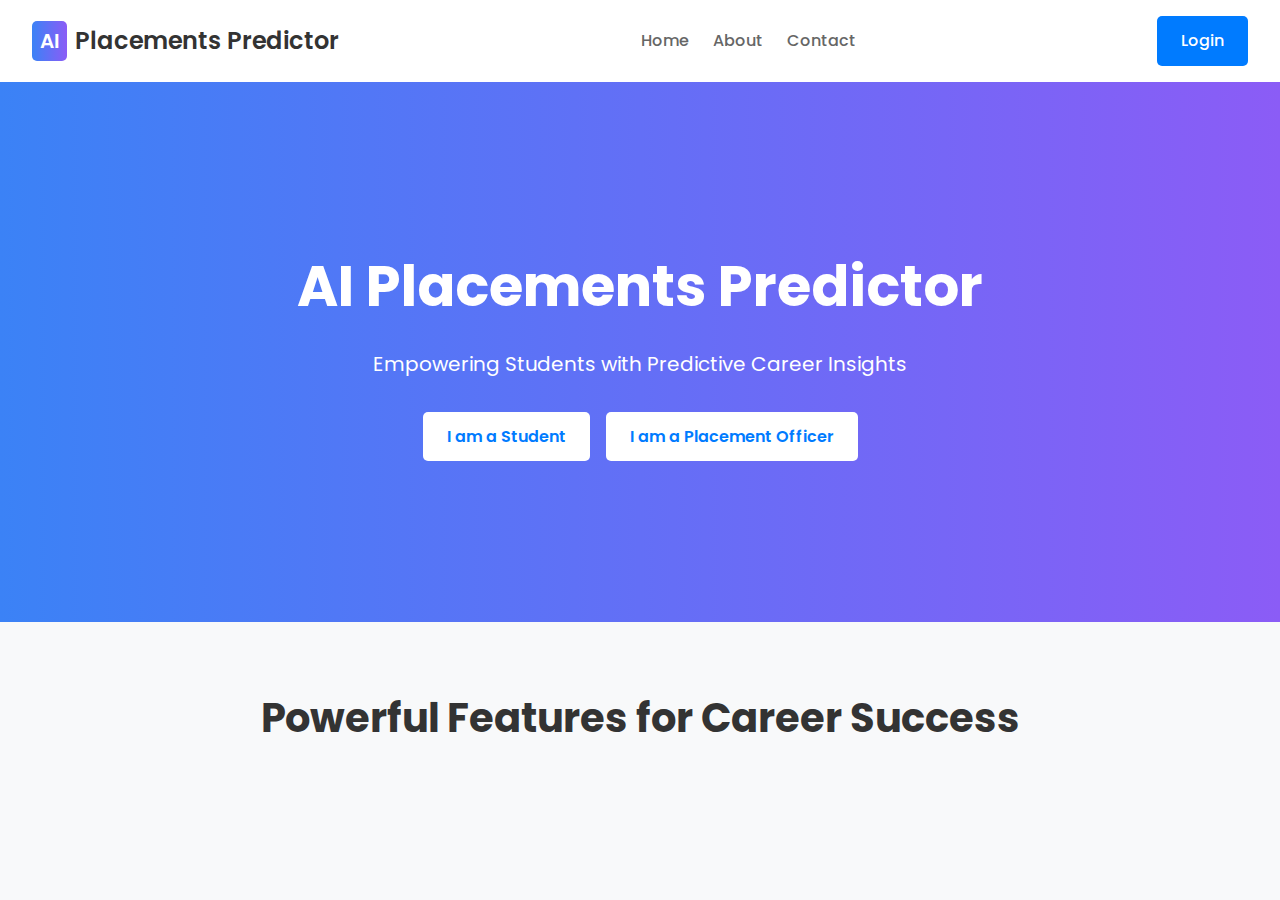
<file: index.html>
<!DOCTYPE html>
<html lang="en">
<head>
    <meta charset="UTF-8">
    <meta name="viewport" content="width=device-width, initial-scale=1.0">
    <title>AI Placements Predictor</title>
    <link rel="stylesheet" href="style.css">
</head>
<body>

    <nav class="navbar">
        <div class="logo">
            <span>AI</span> Placements Predictor
        </div>
        <ul class="nav-links">
            <li><a href="#">Home</a></li>
            <li><a href="#">About</a></li>
            <li><a href="#">Contact</a></li>
        </ul>
        <a href="login.html" class="btn">Login</a>
    </nav>

    <header class="hero">
        <h1>AI Placements Predictor</h1>
        <p>Empowering Students with Predictive Career Insights</p>
        <div class="cta-buttons">
            <a href="register.html?role=student" class="btn">I am a Student</a>
            <a href="register.html?role=officer" class="btn">I am a Placement Officer</a>
        </div>
    </header>

    <section class="features">
        <div class="container">
            <h2>Powerful Features for Career Success</h2>
            </div>
    </section>

</body>
</html>
</file>
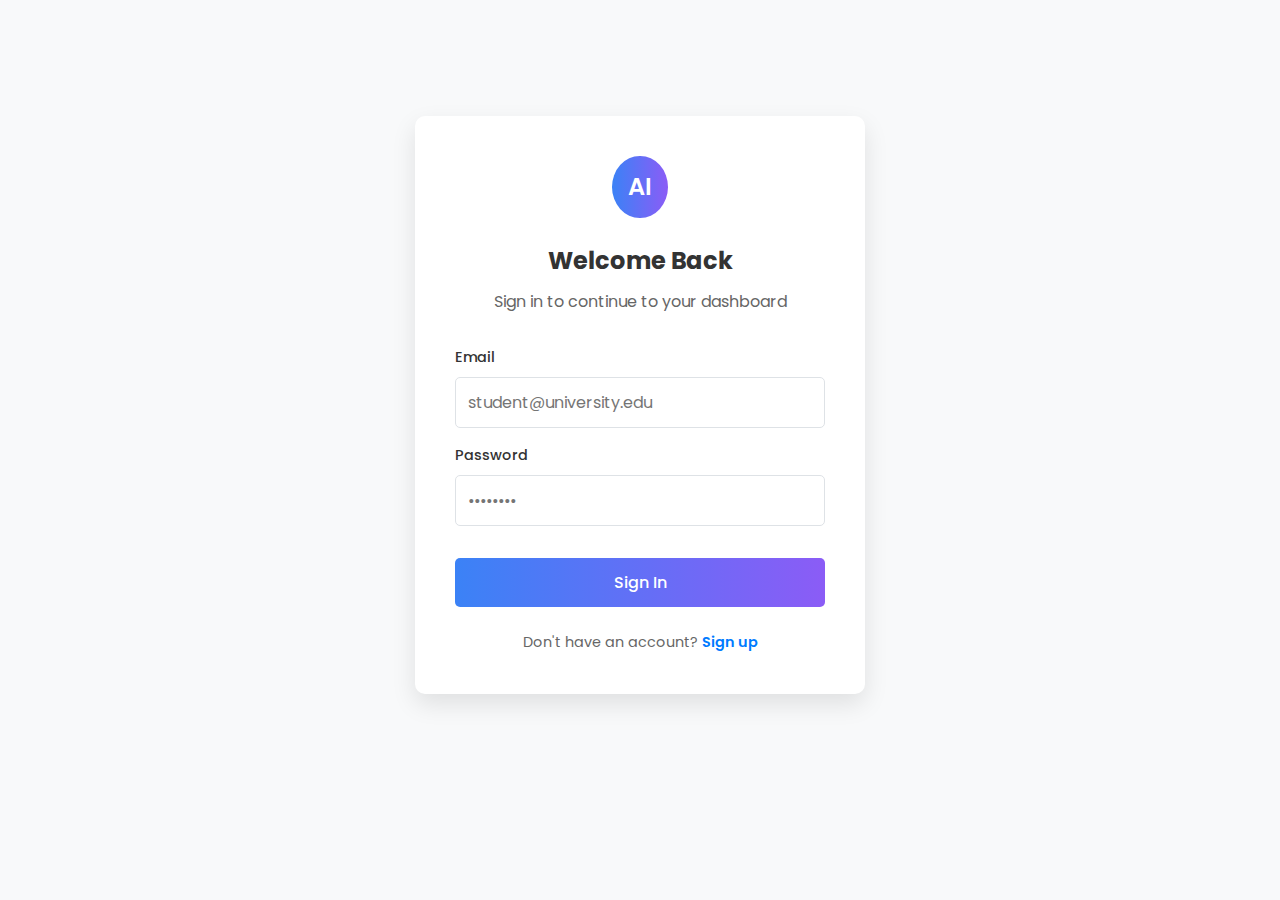
<file: conversation.html>
<!-- <!DOCTYPE html>
<html lang="en">
<head>
<meta charset="UTF-8" />
<title>AI Support</title>
<style>
  body { font-family: Arial, sans-serif; background: #f4f6fa; margin: 0; padding: 0; }
  .container { max-width: 450px; margin: 40px auto; background: #fff; padding: 24px; border-radius: 12px; box-shadow: 0 0 12px rgba(0,0,0,0.09);}
  h2 { text-align: center; margin-bottom: 18px; }
  .chat-box { min-height: 300px; border: 1px solid #dee2e6; background: #fafbfc; padding: 16px; border-radius: 8px; margin-bottom: 16px; overflow-y: auto; }
  .chat-message { margin-bottom: 14px; }
  .user { color: #005ce6; }
  .bot { color: #181818; white-space: pre-line; }
  form { display: flex; }
  input[type="text"] {
    flex: 1; padding: 10px; border-radius: 6px; border: 1px solid #bbb; font-size: 16px;
  }
  button {
    padding: 10px 16px; margin-left: 10px; border-radius: 6px; border: none; background: #005ce6; color: white; cursor: pointer; font-size: 16px;
  }
  button:hover { background: #0040b3; }
</style>
</head>
<body>
  <div class="container">
    <h2>AI Support</h2>
    <div class="chat-box" id="chatBox"></div>
    <form id="chatForm">
      <input type="text" id="userInput" autocomplete="off" placeholder="Ask me anything..." required />
      <button type="submit">Send</button>
    </form>
  </div>

  <script>
    // Each question stored with required keywords for matching and answer text.
    // The bot returns the answer whose keywords all appear in the user input (order doesn't matter).
    const qaPairs = [
      {
        keywords: ['mistakes', 'test', 'todays'],
        answer: `You made a few mistakes by rushing through the multiple-choice section, which caused careless errors on questions 5 and 8. Additionally, you skipped completing two short-answer questions, possibly due to time pressure.`
      },
      {
        keywords: ['improve', 'how', 'can'],
        answer: `To improve, make sure to read each question carefully before answering. Manage your time effectively, ticking off questions based on the points they carry. Practice solving similar problems under timed conditions and review your incorrect answers to understand where you went wrong.`
      },
      {
        keywords: ['study', 'today', 'should', 'what'],
        answer: `Focus on the topics you found challenging in the test today. For example, revise algebraic expressions and geometric formulas, and work through exercises related to these areas to reinforce your understanding.`
      },
      {
        keywords: ['roadmap', 'best', 'follow'],
        answer: `Follow a step-by-step learning roadmap:\n - Week 1: Build strong basics in algebra and geometry concepts.\n - Week 2: Practice problem-solving with timed quizzes to improve speed and accuracy.\n - Week 3: Analyze past mistakes from tests to identify weak spots.\n - Week 4: Take full-length mock tests, review errors, and revise difficult topics.`
      },
      {
        keywords: ['resources', 'best', 'roadmap'],
        answer: `Use Khan Academy for foundational lessons, Paul's Online Math Notes for detailed explanations and exercises, and YouTube channels like Math Antics or Crash Course for simplified video tutorials.`
      },
      {
        keywords: ['communication', 'improve', 'skills', 'how'],
        answer: `Join English speaking clubs or online conversation groups to practice regularly. Read aloud daily and record yourself to identify areas for improvement. Engage in conversations with friends or mentors in English to build confidence and fluency.`
      }
    ];

    const chatBox = document.getElementById('chatBox');
    const chatForm = document.getElementById('chatForm');
    const userInput = document.getElementById('userInput');

    // Utility to check if all keywords are in text
    function containsAllKeywords(text, keywords) {
      text = text.toLowerCase();
      return keywords.every(k => text.includes(k));
    }

    function botRespond(message) {
      for (const {keywords, answer} of qaPairs) {
        if (containsAllKeywords(message, keywords)) {
          return answer;
        }
      }
      return "Sorry, I don't have an answer for that. Please try asking something else related to your learning or tests.";
    }

    function appendMessage(sender, text) {
      const div = document.createElement('div');
      div.classList.add('chat-message');
      div.classList.add(sender === 'user' ? 'user' : 'bot');
      div.innerHTML = `<strong>${sender === 'user' ? 'You' : 'Bot'}:</strong> ${text}`;
      chatBox.appendChild(div);
      chatBox.scrollTop = chatBox.scrollHeight;
    }

    chatForm.addEventListener('submit', e => {
      e.preventDefault();
      const userText = userInput.value.trim();
      if (!userText) return;

      appendMessage('user', userText);
      userInput.value = '';

      setTimeout(() => {
        const botText = botRespond(userText);
        appendMessage('bot', botText);
      }, 600);
    });
  </script>
</body>
</html> -->


<!DOCTYPE html>
<html lang="en">
<head>
    <meta charset="UTF-8" />
    <title>AI Support - AI Placements Predictor</title>
    <link rel="stylesheet" href="style.css">
    <link href="https://cdnjs.cloudflare.com/ajax/libs/font-awesome/6.0.0-beta3/css/all.min.css" rel="stylesheet">
    <style>
        /* Styles for the chat page */
        .chat-container {
            display: flex;
            flex-direction: column;
            height: calc(100vh - 105px); /* Full height minus navbar and padding */
            max-width: 800px;
            margin: 0 auto;
            background: #fff;
            box-shadow: var(--shadow);
            border-radius: 10px;
        }
        .chat-box { 
            flex-grow: 1;
            border-bottom: 1px solid var(--border-color);
            background: #fafbfc; 
            padding: 16px; 
            border-top-left-radius: 10px;
            border-top-right-radius: 10px;
            overflow-y: auto; 
        }
        .chat-message { 
            margin-bottom: 14px; 
            display: flex;
            max-width: 80%;
        }
        .chat-message .message-content {
            padding: 10px 14px;
            border-radius: 18px;
            white-space: pre-line;
            line-height: 1.5;
        }
        .user { 
            margin-left: auto; /* Aligns user messages to the right */
        }
        .user .message-content {
            background-color: var(--primary-color);
            color: var(--white);
            border-bottom-right-radius: 4px;
        }
        .bot {
            margin-right: auto; /* Aligns bot messages to the left */
        }
        .bot .message-content {
            background-color: var(--light-bg);
            border: 1px solid var(--border-color);
            color: var(--text-color);
            border-bottom-left-radius: 4px;
        }
        .chat-message strong {
            display: block;
            margin-bottom: 4px;
            font-size: 0.8rem;
            color: #888;
        }
        .user strong {
            display: none; /* Hide "You" label */
        }
        
        #chatForm { 
            display: flex; 
            padding: 1rem;
            border-top: 1px solid var(--border-color);
        }
        #userInput {
            flex: 1; 
            padding: 10px; 
            border-radius: 6px; 
            border: 1px solid #bbb; 
            font-size: 16px;
        }
        #chatForm button {
            padding: 10px 16px; 
            margin-left: 10px; 
            border-radius: 6px; 
            border: none; 
            background: var(--primary-color); 
            color: white; 
            cursor: pointer; 
            font-size: 16px;
        }
        #chatForm button:hover { 
            background: var(--primary-hover); 
        }
        #chatForm button:disabled {
            background: #ccc;
        }
    </style>
</head>
<body>
    <nav class="navbar">
        <div class="logo">
            <span>AI</span> Placements Predictor
        </div>
        <ul class="nav-links">
            <li><a href="index.html">Home</a></li>
        </ul>
        <div>
            <span id="welcome-email" style="margin-right: 1rem;">Welcome!</span>
            <a href="#" id="logout-btn" class="btn">Logout</a>
        </div>
    </nav>

    <div class="dashboard-layout">
        <aside class="sidebar">
            <ul class="nav-links">
                <li><a href="dashboard.html"><i class="fas fa-user-circle"></i>Profile</a></li>
                <li><a href="profile.html"><i class="fas fa-file-arrow-up"></i>Resume Upload</a></li>
                <li><a href="soft-skills.html"><i class="fas fa-comment"></i>Soft Skills</a></li>
                <li><a href="results.html"><i class="fas fa-poll"></i>Results & Roadmap</a></li>
                <li><a href="test.html"><i class="fas fa-vial"></i>Technical Test</a></li>
                <li><a href="conversation.html" class="active"><i class="fas fa-brain"></i>AI Support</a></li>
            </ul>
        </aside>

        <main class="main-content">
            <div class="chat-container">
                <div class="chat-box" id="chatBox">
                    <div class="chat-message bot">
                        <div class="message-content">
                            <strong>Bot:</strong> Hello! I'm your AI Placement Assistant. You can ask me questions about your profile or general career advice.
                        </div>
                    </div>
                </div>
                <form id="chatForm">
                    <input type="text" id="userInput" autocomplete="off" placeholder="Ask me anything..." required />
                    <button type="submit" id="send-btn">Send</button>
                </form>
            </div>
        </main>
    </div>

    <script>
        // --- NEW: Live Chatbot Logic ---
        const chatBox = document.getElementById('chatBox');
        const chatForm = document.getElementById('chatForm');
        const userInput = document.getElementById('userInput');
        const sendBtn = document.getElementById('send-btn');
        const token = localStorage.getItem('accessToken');

        // This will store our conversation history
        let chatHistory = [];

        // --- 1. Check Login & Handle Logout ---
        if (!token) {
            alert('You must be logged in to use this feature.');
            window.location.href = 'login.html';
        }
        
        document.getElementById('logout-btn').addEventListener('click', (e) => {
            e.preventDefault();
            localStorage.clear(); // Clear everything on logout
            alert('You have been logged out.');
            window.location.href = 'login.html';
        });

        // --- 2. Add message to the chat UI ---
        function appendMessage(sender, text) {
            const div = document.createElement('div');
            div.classList.add('chat-message');
            div.classList.add(sender); // 'user' or 'bot'

            const contentDiv = document.createElement('div');
            contentDiv.classList.add('message-content');
            
            if(sender === 'bot') {
                const strong = document.createElement('strong');
                strong.textContent = 'Bot:';
                contentDiv.appendChild(strong);
            }
            
            contentDiv.appendChild(document.createTextNode(text)); // Use createTextNode to prevent HTML injection
            div.appendChild(contentDiv);
            
            chatBox.appendChild(div);
            chatBox.scrollTop = chatBox.scrollHeight;
        }

        // --- 3. Handle Form Submission ---
        chatForm.addEventListener('submit', async (e) => {
            e.preventDefault();
            const userText = userInput.value.trim();
            if (!userText) return;

            // 1. Add user message to UI and history
            appendMessage('user', userText);
            chatHistory.push({ role: "user", content: userText });
            userInput.value = '';
            sendBtn.disabled = true;

            // 2. Add a typing indicator
            appendMessage('bot', 'Typing...');
            
            try {
                // 3. Call the backend API
                const response = await fetch('http://127.0.0.1:8000/chat/ask', {
                    method: 'POST',
                    headers: {
                        'Content-Type': 'application/json',
                        'Authorization': `Bearer ${token}`
                    },
                    body: JSON.stringify({
                        message: userText,
                        history: chatHistory.slice(0, -1) // Send history *before* new message
                    })
                });

                // Remove the "Typing..." message
                chatBox.removeChild(chatBox.lastChild);

                if (!response.ok) {
                    const err = await response.json();
                    throw new Error(err.detail || 'An error occurred in the chat API.');
                }

                const data = await response.json();
                const botText = data.response;

                // 4. Add bot response to UI and history
                appendMessage('bot', botText);
                chatHistory.push({ role: "assistant", content: botText });

            } catch (error) {
                console.error("Chat error:", error);
                appendMessage('bot', `Sorry, an error occurred: ${error.message}`);
            } finally {
                sendBtn.disabled = false;
                userInput.focus();
            }
        });
    </script>
</body>
</html>
</file>
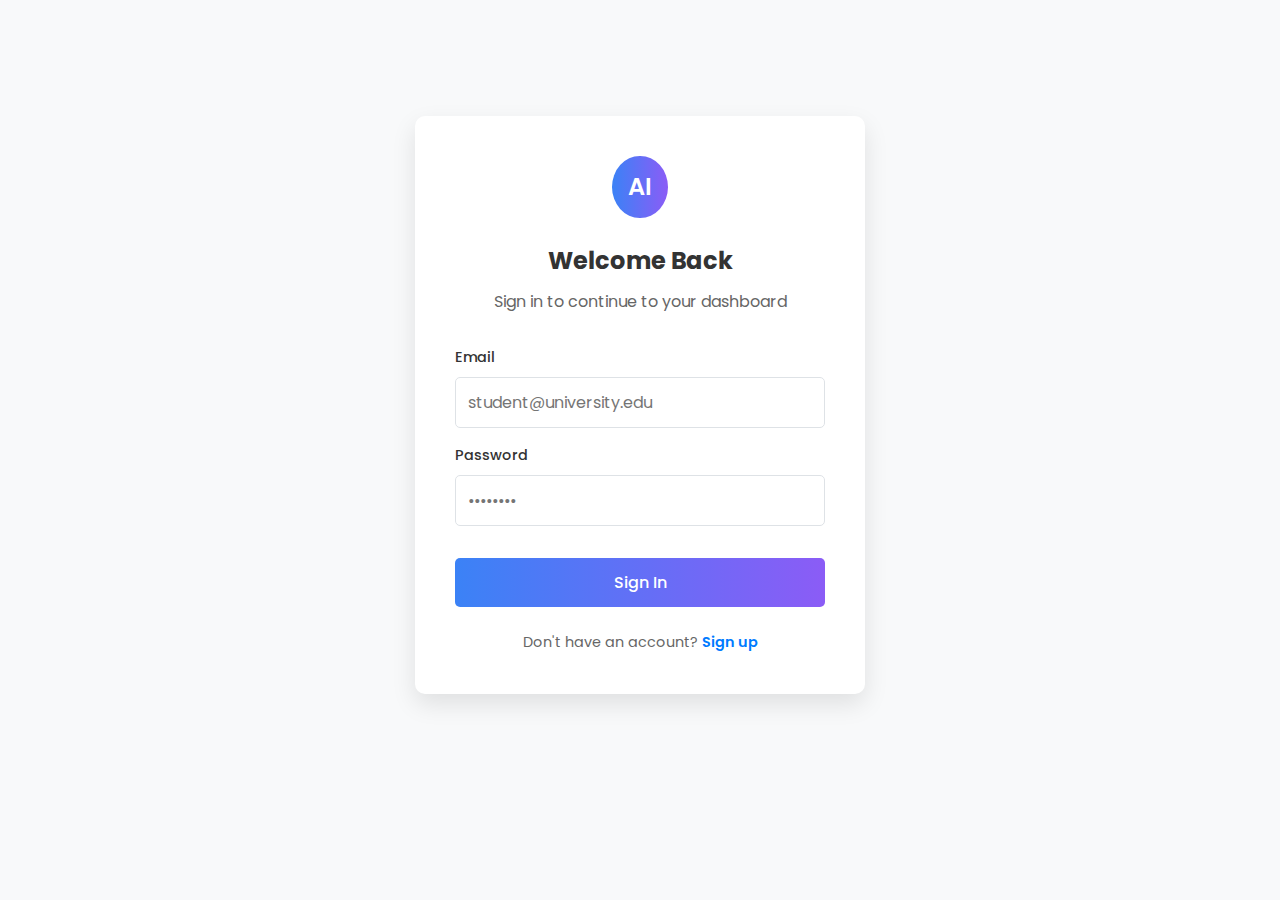
<file: dashboard.html>
<!DOCTYPE html>
<html lang="en">
<head>
    <meta charset="UTF-8">
    <meta name="viewport" content="width=device-width, initial-scale=1.0">
    <title>Dashboard - AI Placements Predictor</title>
    <link rel="stylesheet" href="style.css">
    <link href="https://cdnjs.cloudflare.com/ajax/libs/font-awesome/6.0.0-beta3/css/all.min.css" rel="stylesheet">
</head>
<body>

    <nav class="navbar">
        <div class="logo">
            <span>AI</span> Placements Predictor
        </div>
        <ul class="nav-links">
            <li><a href="index.html">Home</a></li>
        </ul>
        <div>
            <span id="welcome-user" style="margin-right: 1rem;">Welcome!</span>
            <a href="#" id="logout-btn" class="btn">Logout</a>
        </div>
    </nav>

    <div class="dashboard-layout">
        <aside class="sidebar">
            <ul class="nav-links">
                <li><a href="dashboard.html" class="active">Profile</a></li>
                <li><a href="profile.html">Resume Upload</a></li>
                <li><a href="soft-skills.html">Soft Skills</a></li>
                <li><a href="results.html">Results & Roadmap</a></li>
                <li><a href="test.html">Technical Test</a></li>
                <li><a href="conversation.html"><i class="fas fa-brain"></i>AI Support</a></li>
            </ul>
        </aside>

        <main class="main-content">
            <div class="welcome-banner">
                <h2 id="welcome-banner-name">Welcome back! 👋</h2>
                <p>Let's continue building your career profile and unlock your potential.</p>
            </div>

            <div class="profile-summary-card">
                <h3><i class="fas fa-user-circle"></i> Your Profile</h3>
                <div class="user-info">
                    <strong>Email:</strong> <span id="user-email-display">Loading...</span>
                </div>
                
                <hr>

                <h3><i class="fas fa-bullseye"></i> Top Job Role Predictions</h3>
                <div id="predictions-container">
                    </div>
            </div>

            <div class="profile-completion-card">
                <h3>Profile Completion</h3>
                <p>Complete all steps to get accurate predictions</p>
                <div class="step">
                    <div class="step-info">
                        <span class="step-icon"><i class="fas fa-check"></i></span>
                        <span class="step-name">Account Created</span>
                    </div>
                    <span class="step-status completed">Completed</span>
                </div>
                <div class="step">
                    <div class="step-info">
                        <span class="step-icon"><i class="fas fa-file-arrow-up"></i></span>
                        <span class="step-name">Resume Upload</span>
                    </div>
                    <span id="resume-status" class="step-status pending">Pending</span>
                </div>
                <div class="step">
                    <div class="step-info">
                        <span class="step-icon"><i class="fas fa-comment"></i></span>
                        <span class="step-name">Communication Test</span>
                    </div>
                    <span class="step-status pending">Pending</span>
                </div>
            </div>

            <div class="card-container">
                <div class="info-card">
                    <div class="icon"><i class="fas fa-file-arrow-up"></i></div>
                    <h4>Upload Resume</h4>
                    <p>Start by uploading your resume or entering details manually.</p>
                    <a href="profile.html">Get Started &rarr;</a>
                </div>
                <div class="info-card">
                    <div class="icon"><i class="fas fa-comment"></i></div>
                    <h4>Communication Test</h4>
                    <p>Test your soft skills and communication abilities.</p>
                    <a href="soft-skills.html">Get Started &rarr;</a>
                </div>
            </div>
        </main>
    </div>

    <script>
        // --- Helper Function ---
        function getRedirectPath(targetFile) {
            const currentPath = window.location.pathname;
            const dirPath = currentPath.substring(0, currentPath.lastIndexOf('/'));
            return dirPath + '/' + targetFile;
        }
        
        // --- NEW: Helper to parse JWT token ---
        function parseJwt(token) {
            try {
                const base64Url = token.split('.')[1];
                const base64 = base64Url.replace(/-/g, '+').replace(/_/g, '/');
                const jsonPayload = decodeURIComponent(atob(base64).split('').map(function(c) {
                    return '%' + ('00' + c.charCodeAt(0).toString(16)).slice(-2);
                }).join(''));
                return JSON.parse(jsonPayload);
            } catch (e) {
                return null; // Invalid token
            }
        }

        // --- 1. Check Login & Handle Logout ---
        const token = localStorage.getItem('accessToken');
        if (!token) {
            alert('You must be logged in to view this page.');
            window.location.href = getRedirectPath('login.html');
        }
        
        document.getElementById('logout-btn').addEventListener('click', (e) => {
            e.preventDefault();
            localStorage.removeItem('accessToken');
            alert('You have been logged out.');
            window.location.href = getRedirectPath('login.html');
        });

        // --- 2. Load Profile Data ---
        document.addEventListener('DOMContentLoaded', () => {
            const predictionsContainer = document.getElementById('predictions-container');
            const predictionsString = localStorage.getItem('jobRecommendations');
            const tokenData = parseJwt(token);

            // Set Welcome Message and Email
            if (tokenData && tokenData.sub) {
                document.getElementById('welcome-user').textContent = `Welcome, ${tokenData.sub.split('@')[0]}!`;
                document.getElementById('welcome-banner-name').textContent = `Welcome back, ${tokenData.sub.split('@')[0]}! 👋`;
                document.getElementById('user-email-display').textContent = tokenData.sub;
            }
            
            // Load Job Predictions
            if (!predictionsString) {
                predictionsContainer.innerHTML = '<p style="color: #666; font-size: 0.9rem;">No predictions found. <a href="profile.html">Upload your resume</a> to get started.</p>';
            } else {
                try {
                    const predictions = JSON.parse(predictionsString);
                    if (predictions.length === 0) {
                         predictionsContainer.innerHTML = '<p>Could not determine job roles from your resume.</p>';
                         return;
                    }

                    // Update resume status
                    document.getElementById('resume-status').textContent = 'Completed';
                    document.getElementById('resume-status').classList.remove('pending');
                    document.getElementById('resume-status').classList.add('completed');

                    predictions.sort((a, b) => b.match_score - a.match_score);

                    predictions.forEach(role => {
                        const roleElement = document.createElement('div');
                        roleElement.classList.add('role-item'); // We can reuse this style
                        roleElement.innerHTML = `
                            <span class="role-name">${role.job_profile}</span>
                            <span class="role-percentile">${(role.match_score * 100).toFixed(0)}%</span>
                        `;
                        predictionsContainer.appendChild(roleElement);
                    });
                } catch (error) {
                    console.error('Error parsing predictions:', error);
                    predictionsContainer.innerHTML = '<p>An error occurred while loading your results.</p>';
                }
            }
        });
    </script>
</body>
</html>
</file>
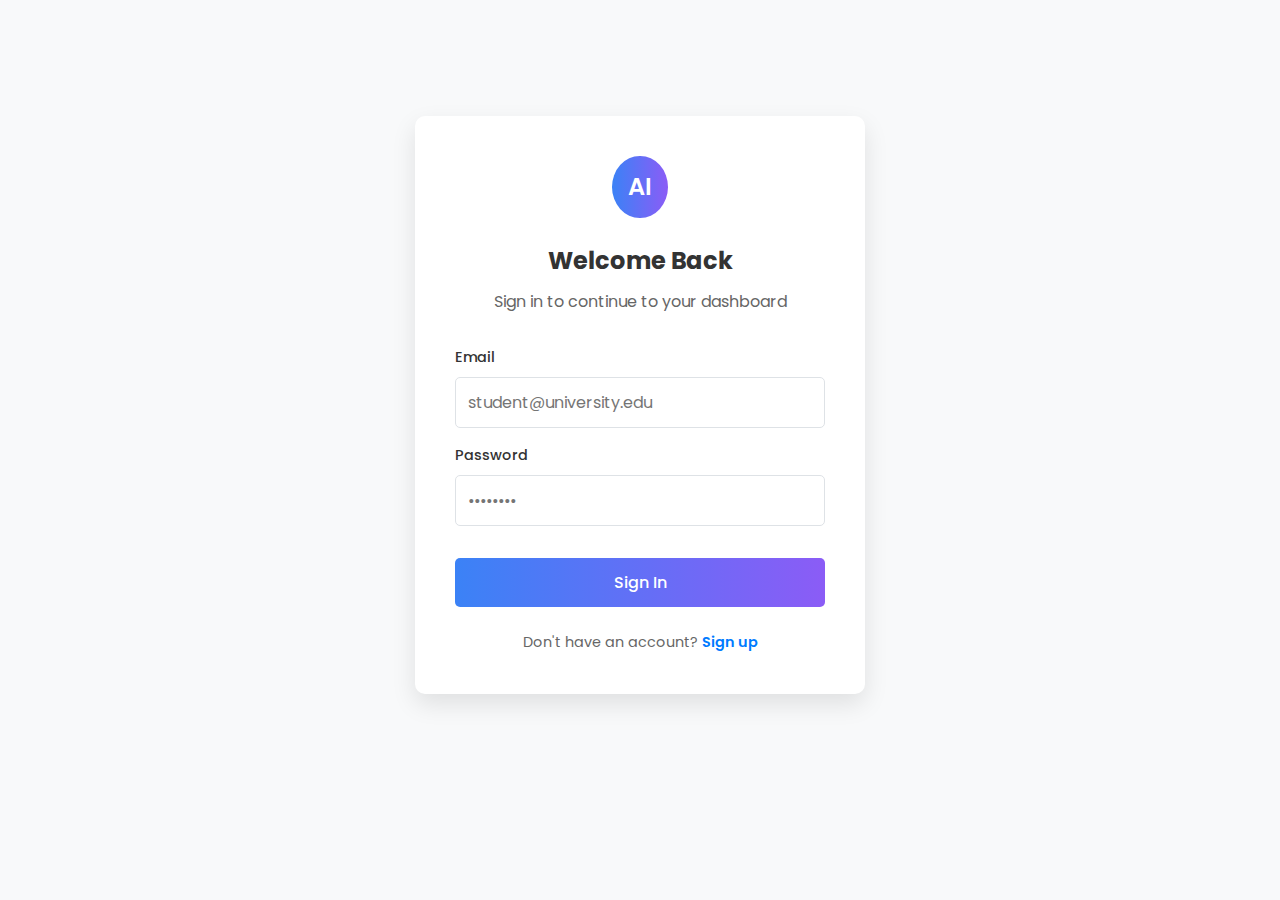
<file: login.html>
<!DOCTYPE html>
<html lang="en">
<head>
    <meta charset="UTF-8">
    <meta name="viewport" content="width=device-width, initial-scale=1.0">
    <title>Login - AI Placements Predictor</title>
    <link rel="stylesheet" href="style.css">
</head>
<body>

    <div class="auth-container">
        <div class="auth-card">
            <div class="logo">
                <span>AI</span>
            </div>
            <h2>Welcome Back</h2>
            <p class="sub-text">Sign in to continue to your dashboard</p>

            <form class="auth-form" id="login-form">
                <div class="form-group">
                    <label for="email">Email</label>
                    <input type="email" id="email" placeholder="student@university.edu" required>
                </div>
                <div class="form-group">
                    <label for="password">Password</label>
                    <input type="password" id="password" placeholder="••••••••" required>
                </div>
                <button type="submit" class="btn btn-gradient">Sign In</button>
            </form>

            <p class="switch-link">
                Don't have an account? <a href="register.html">Sign up</a>
            </p>
        </div>
    </div>

    <script>
        const loginForm = document.getElementById('login-form');

        loginForm.addEventListener('submit', async (event) => {
            event.preventDefault();

            const email = document.getElementById('email').value;
            const password = document.getElementById('password').value;

            const formData = new FormData();
            formData.append('username', email);
            formData.append('password', password);

            try {
                const response = await fetch('http://127.0.0.1:8000/login', {
                    method: 'POST',
                    body: formData
                });

                const data = await response.json();

                if (response.ok) {
                    localStorage.setItem('accessToken', data.access_token);
                    
                    alert('Login successful! Redirecting...');
                    
                    // --- THIS IS THE FIX ---
                    // Changed 'dashboard.html' to 'profile.html'
                    // This will now send the user to the "Resume & Profile" page.
                    const currentPath = window.location.pathname;
                    const dirPath = currentPath.substring(0, currentPath.lastIndexOf('/'));
                    window.location.href = dirPath + '/profile.html'; 
                    
                } else {
                    alert('Error: ' + data.detail);
                }
            } catch (error) {
                console.error('Login failed:', error);
                alert('An error occurred. Please try again.');
            }
        });
    </script>
</body>
</html>
</file>
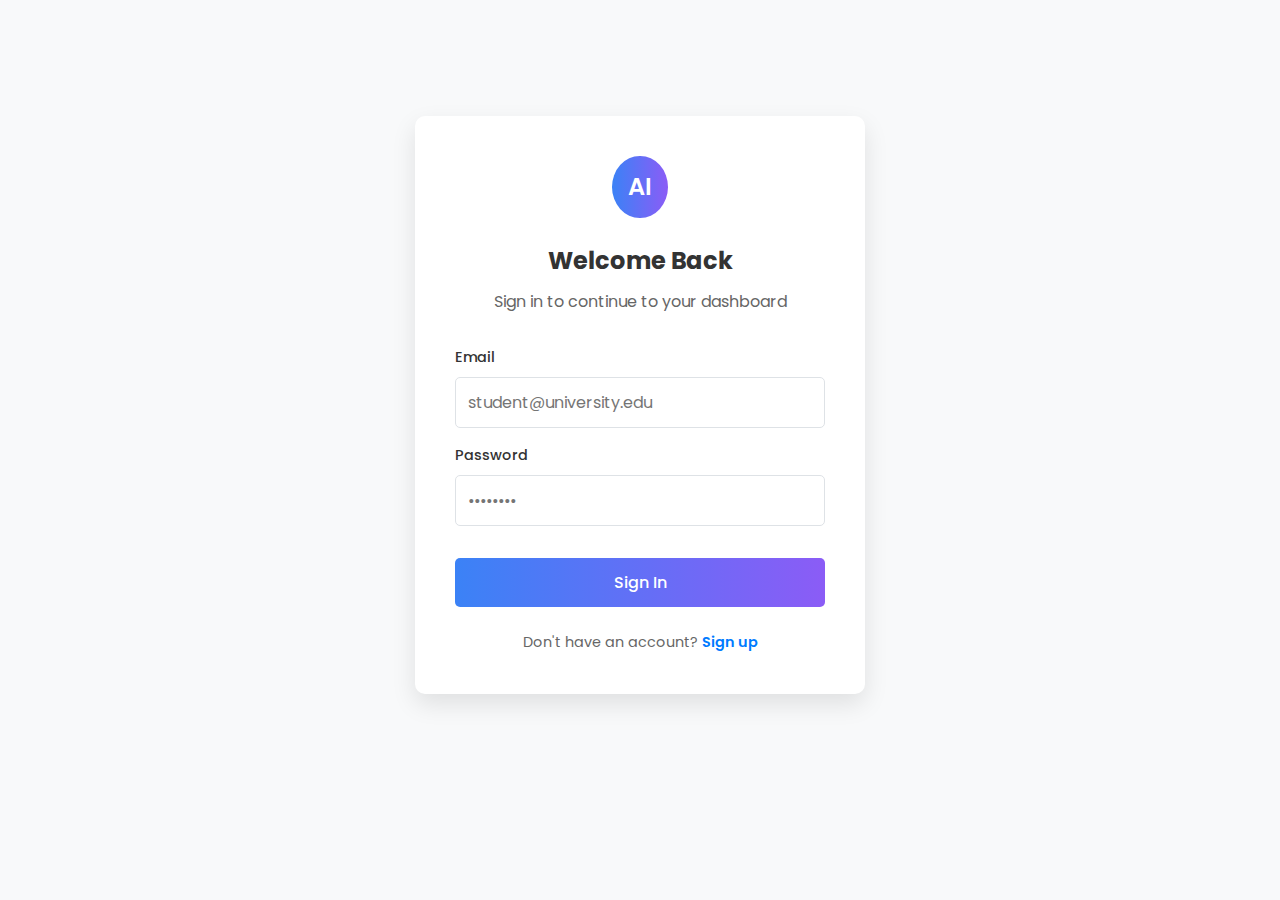
<file: officer-dashboard.html>
<!DOCTYPE html>
<html lang="en">
<head>
    <meta charset="UTF-8">
    <meta name="viewport" content="width=device-width, initial-scale=1.0">
    <title>Placement Dashboard - AI Placements Predictor</title>
    <link rel="stylesheet" href="style.css">
    <link href="https://cdnjs.cloudflare.com/ajax/libs/font-awesome/6.0.0-beta3/css/all.min.css" rel="stylesheet">
</head>
<body>
    <nav class="navbar">
        <div class="logo">
            <span>AI</span> Placements Dashboard
        </div>
        <div>
            <span id="welcome-user" style="margin-right: 1rem;">Welcome!</span>
            <a href="#" id="logout-btn" class="btn">Logout</a>
        </div>
    </nav>

    <div class="main-content" style="padding: 2rem 5rem;"> 
        
        <div class="upload-job-card">
            <h4><i class="fas fa-file-arrow-up"></i> Upload Job Description</h4>
            <p>Upload a PDF to analyze required skills and match students.</p>
            <form id="upload-jd-form" class="upload-jd-form">
                <input type="file" id="jd-file" accept=".pdf" required>
                <button type="submit" class="btn btn-gradient">Upload PDF</button>
            </form>
        </div>

        <div class="job-skills-card" id="job-skills-card">
            <h3>Required Skills for Job</h3>
            <div class="skill-tags" id="job-skills-container">
                </div>
        </div>

        <div class="student-list-card">
            <div class="student-list-header">
                <div>
                    <h3>Student Rankings</h3>
                    <p id="student-count">Loading students...</p>
                </div>
                <button class="btn"><i class="fas fa-envelope"></i> Email Top 3</button>
            </div>
            
            <div class="search-bar">
                <i class="fas fa-search"></i>
                <input type="text" id="search-input" placeholder="Search by name, email, or skills...">
                <select id="filter-skills">
                    <option value="">All Skills</option>
                </select>
            </div>

            <div id="student-list-container">
                <div class="student-card-placeholder">Loading student data...</div>
            </div>
        </div>
    </div>

    <script>
        // --- 0. Global variable to hold all student data ---
        let allStudentsData = [];
        //    This is the external API from main(1).py
        const JD_ANALYSIS_API_URL = "https://7932755b38e4.ngrok-free.app/analyze_resume/";
        
        // --- Helper Function ---
        function getRedirectPath(targetFile) {
            const currentPath = window.location.pathname;
            const dirPath = currentPath.substring(0, currentPath.lastIndexOf('/'));
            return dirPath + '/' + targetFile;
        }

        // --- 1. Check Login & Handle Logout ---
        const token = localStorage.getItem('accessToken');
        if (!token) {
            alert('You must be logged in to view this page.');
            window.location.href = getRedirectPath('login.html');
        }
        
        document.getElementById('logout-btn').addEventListener('click', (e) => {
            e.preventDefault();
            localStorage.removeItem('accessToken');
            alert('You have been logged out.');
            window.location.href = getRedirectPath('login.html');
        });

        // --- 2. Load Student Data on Page Load ---
        document.addEventListener('DOMContentLoaded', () => {
            loadStudents();
            
            // Add event listeners for filters
            document.getElementById('search-input').addEventListener('input', applyFilters);
            document.getElementById('filter-skills').addEventListener('change', applyFilters);
            
            // NEW: Add event listener for JD Upload
            document.getElementById('upload-jd-form').addEventListener('submit', handleJDSubmit);
        });

        async function loadStudents() {
            const container = document.getElementById('student-list-container');
            container.innerHTML = '<div class="student-card-placeholder">Loading student data...</div>';

            try {
                const response = await fetch('http://127.0.0.1:8000/officer/get-students', {
                    method: 'GET',
                    headers: { 'Authorization': `Bearer ${token}` }
                });

                if (!response.ok) {
                    if (response.status === 401 || response.status === 403) {
                        alert('Your session has expired or you are not an officer. Logging out.');
                        window.location.href = getRedirectPath('login.html');
                    }
                    const err = await response.json();
                    throw new Error(err.detail || 'Failed to fetch students');
                }

                const data = await response.json();
                
                allStudentsData = data.students; 
                populateSkillFilter(data.all_skills); 
                renderStudents(allStudentsData); // Render the full list initially

            } catch (error) {
                console.error('Failed to load students:', error);
                container.innerHTML = `<div class="student-card-placeholder" style="color: red;">Error: ${error.message}</div>`;
            }
        }

        // --- 3. Populate Skill Filter ---
        function populateSkillFilter(skills) {
            const filterSelect = document.getElementById('filter-skills');
            if (!skills) return;
            
            skills.forEach(skill => {
                const option = document.createElement('option');
                option.value = skill;
                option.textContent = skill;
                filterSelect.appendChild(option);
            });
        }

        // --- 4. Filter Logic ---
        function applyFilters() {
            const searchTerm = document.getElementById('search-input').value.toLowerCase();
            const filterSkill = document.getElementById('filter-skills').value;
            
            let filteredStudents = allStudentsData;

            if (filterSkill) {
                filteredStudents = filteredStudents.filter(student =>
                    student.skills && student.skills.includes(filterSkill)
                );
            }

            if (searchTerm) {
                filteredStudents = filteredStudents.filter(student =>
                    (student.full_name && student.full_name.toLowerCase().includes(searchTerm)) ||
                    (student.email && student.email.toLowerCase().includes(searchTerm)) ||
                    (student.skills && student.skills.some(s => s.toLowerCase().includes(searchTerm)))
                );
            }
            
            // Re-render the list, but *without* changing the master list
            renderStudents(filteredStudents);
        }

        // --- 5. Render Student Data (Modified) ---
        // Now includes a 'matchCount' in the display
        function renderStudents(students) {
            const container = document.getElementById('student-list-container');
            container.innerHTML = ''; 

            document.getElementById('student-count').textContent = `${students.length} Students Found`;

            if (students.length === 0) {
                container.innerHTML = '<div class="student-card-placeholder">No students match your criteria.</div>';
                return;
            }

            students.forEach((student, index) => {
                const rank = index + 1;
                
                let skillsHTML = '';
                if (student.skills && student.skills.length > 0) {
                    skillsHTML = student.skills.slice(0, 10).map(skill => // Show max 10 skills
                        `<span class="skill-tag">${skill}</span>`
                    ).join('');
                } else {
                    skillsHTML = '<span class="skill-tag no-skills">No skills listed</span>';
                }

                // NEW: Display the match count if it exists
                let matchHTML = '';
                if (student.matchCount !== undefined) {
                    matchHTML = `
                        <div class="student-match-count">
                            ${student.matchCount}
                            <span>Skills Matched</span>
                        </div>
                    `;
                }

                const card = document.createElement('div');
                card.className = 'student-card';
                card.innerHTML = `
                    <div class="student-rank">#${rank}</div>
                    <div class="student-info">
                        <h4>${student.full_name || 'N/A'}</h4>
                        <p>${student.email}</p>
                        <div class="skill-tags">
                            ${skillsHTML}
                        </div>
                    </div>
                    ${matchHTML}
                `;
                container.appendChild(card);
            });
        }
        
        // --- 6. NEW: Handle Job Description PDF Upload ---
        async function handleJDSubmit(event) {
            event.preventDefault();
            const file = document.getElementById('jd-file').files[0];
            if (!file) {
                alert('Please choose a PDF file first.');
                return;
            }
            if (JD_ANALYSIS_API_URL.includes("YOUR-FRIENDS-NGROK-URL")) {
                 alert("Error: Please update the 'JD_ANALYSIS_API_URL' variable in officer-dashboard.html with your friend's ngrok URL.");
                return;
            }
            
            alert('Uploading and analyzing Job Description... This may take a moment.');
            const formData = new FormData();
            formData.append('file', file);
            
            try {
                // 1. Call the external API
                const response = await fetch(JD_ANALYSIS_API_URL, {
                    method: 'POST',
                    body: formData
                });
                const data = await response.json();

                if (!response.ok) {
                    throw new Error(data.detail || 'Failed to analyze JD');
                }

                // 2. Extract and flatten the skills
                const requiredSkillsObject = data.parsed_data.skills;
                const requiredSkillsList = flattenSkills(requiredSkillsObject);
                
                // 3. Display the required skills
                displayRequiredSkills(requiredSkillsList);

                // 4. Rank and re-render the student list
                rankAndRenderStudents(requiredSkillsList);
                
            } catch (error) {
                console.error('JD analysis failed:', error);
                alert('An error occurred during JD analysis: ' + error.message);
            }
        }

        // --- 7. NEW: Helper to flatten the skills object ---
        function flattenSkills(skillsObject) {
            let allSkills = [];
            if (skillsObject && typeof skillsObject === 'object') {
                Object.values(skillsObject).forEach(skillArray => {
                    if (Array.isArray(skillArray)) {
                        allSkills = allSkills.concat(skillArray);
                    }
                });
            }
            // Return a unique list of skills, lowercased for matching
            return [...new Set(allSkills.map(s => s.toLowerCase()))];
        }

        // --- 8. NEW: Helper to display the required skills ---
        function displayRequiredSkills(skillsList) {
            const container = document.getElementById('job-skills-container');
            const card = document.getElementById('job-skills-card');
            container.innerHTML = '';
            
            if (skillsList.length === 0) {
                container.innerHTML = '<span class="skill-tag no-skills">No specific skills extracted from PDF.</span>';
            } else {
                skillsList.forEach(skill => {
                    container.innerHTML += `<span class="skill-tag">${skill}</span>`;
                });
            }
            card.style.display = 'block'; // Make the card visible
        }

        // --- 9. NEW: Helper to rank and re-render students ---
        function rankAndRenderStudents(requiredSkillsList) {
            // Calculate match count for each student
            allStudentsData.forEach(student => {
                let count = 0;
                if (student.skills) {
                    const studentSkillsLower = student.skills.map(s => s.toLowerCase());
                    requiredSkillsList.forEach(reqSkill => {
                        if (studentSkillsLower.includes(reqSkill)) {
                            count++;
                        }
                    });
                }
                student.matchCount = count; // Add the count to the student object
            });

            // Sort the master list based on the new match count
            allStudentsData.sort((a, b) => b.matchCount - a.matchCount);

            // Re-render the list with the sorted data
            renderStudents(allStudentsData);
        }

    </script>
</body>
</html>
</file>
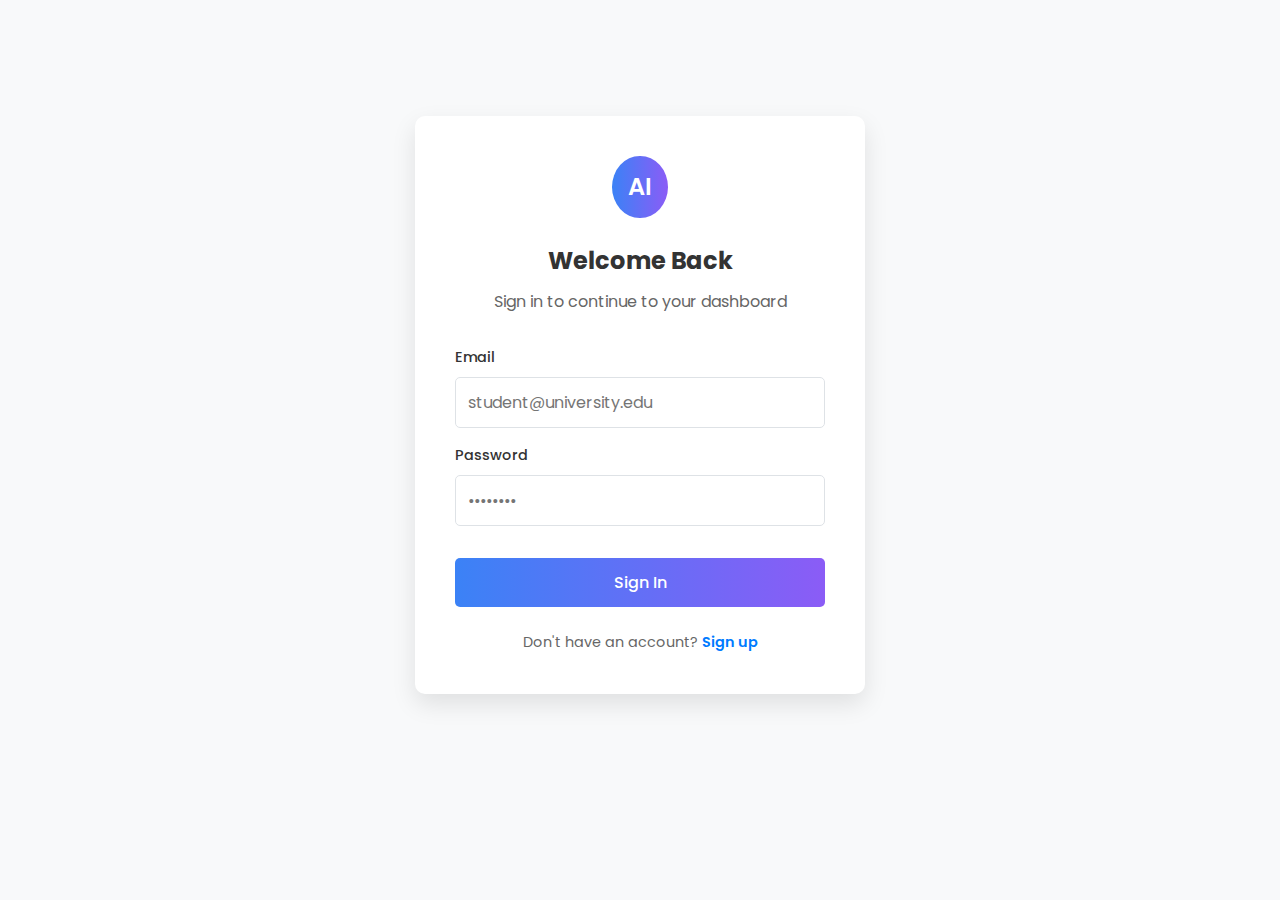
<file: profile.html>
<!DOCTYPE html>
<html lang="en">
<head>
    <meta charset="UTF-8">
    <meta name="viewport" content="width=device-width, initial-scale=1.0">
    <title>Profile - AI Placements Predictor</title>
    <link rel="stylesheet" href="style.css">
    <link href="https://cdnjs.cloudflare.com/ajax/libs/font-awesome/6.0.0-beta3/css/all.min.css" rel="stylesheet">
</head>
<body>

    <nav class="navbar">
        <div class="logo">
            <span>AI</span> Placements Predictor
        </div>
        <ul class="nav-links">
            <li><a href="index.html">Home</a></li>
            <li><a href="#">About</a></li>
            <li><a href="#">Contact</a></li>
        </ul>
        <div>
            <span id="welcome-email" style="margin-right: 1rem;">Welcome!</span>
            <a href="#" id="logout-btn" class="btn">Logout</a>
        </div>
    </nav>

    <div class="dashboard-layout">
        <aside class="sidebar">
            <ul class="nav-links">
                <li><a href="dashboard.html">Profile</a></li>
                <li><a href="profile.html" class="active">Resume Upload</a></li>
                <li><a href="soft-skills.html">Soft Skills</a></li>
                <li><a href="results.html">Results & Roadmap</a></li>
                <li><a href="test.html">Technical Test</a></li>
                <li><a href="conversation.html"><i class="fas fa-brain"></i>AI Support</a></li>
            </ul>
        </aside>

        <main class="main-content">
            <div class="profile-card">
                <h2>Resume & Profile</h2>
                <p style="color: var(--text-light); margin-bottom: 1.5rem;">Upload your resume or enter details manually</p>

                <div class="tabs">
                    <button id="upload-tab-btn" class="active">Upload Resume</button>
                    <button id="manual-tab-btn">Manual Entry</button>
                </div>

                <div id="upload-tab-content" class="tab-content active">
                    <form id="upload-form">
                        <div class="upload-resume-container">
                            <div class="icon">
                                <i class="fas fa-file-pdf"></i>
                            </div>
                            <h3>Upload your resume</h3>
                            <p>PDF format only, maximum 5MB</p>
                            <input type="file" id="resume-file-input" accept=".pdf" required>
                            <button type="submit" class="btn btn-gradient" style="margin-top: 1.5rem;">
                                Upload & Process
                            </button>
                        </div>
                    </form>
                </div>

                <div id="manual-tab-content" class="tab-content">
                    <form class="profile-form" id="profile-form">
                        <div class="form-grid">
                            <div class="form-group">
                                <label for="full-name">Full Name *</label>
                                <input type="text" id="full-name" required>
                            </div>
                            <div class="form-group">
                                <label for="email-manual">Email</label>
                                <input type="email" id="email-manual" placeholder="Your email is linked to your account" disabled>
                            </div>
                            <div class="form-group">
                                <label for="cgpa">CGPA *</label>
                                <input type="number" step="0.01" id="cgpa" required>
                            </div>
                            <div class="form-group">
                                <label for="tenth-percentage">10th Percentage *</label>
                                <input type="number" step="0.01" id="tenth-percentage" required>
                            </div>
                            <div class="form-group">
                                <label for="twelfth-percentage">12th Percentage *</label>
                                <input type="number" step="0.01" id="twelfth-percentage" required>
                            </div>
                            <div class="form-group">
                                <label for="current-year">Current Year *</label>
                                <input type="number" id="current-year" required>
                            </div>
                            <div class="form-group full-width">
                                <label for="course">Course *</label>
                                <input type="text" id="course" placeholder="B.Tech, M.Sc, etc." required>
                            </div>
                            <div class="form-group full-width">
                                <label for="skills">Skills (comma separated) *</label>
                                <input type="text" id="skills" placeholder="Python, React, Machine Learning" required>
                            </div>
                            <div class="form-group full-width">
                                <label for="projects">Projects</label>
                                <textarea id="projects" rows="3"></textarea>
                            </div>
                            <div class="form-group full-width">
                                <label for="achievements">Achievements</label>
                                <textarea id="achievements" rows="3"></textarea>
                            </div>
                            <div class="form-group full-width">
                                <label for="linkedin-url">LinkedIn Profile URL</label>
                                <input type="text" id="linkedin-url">
                            </div>

                            <button type="submit" class="btn btn-gradient">Save Profile</button>
                        </div>
                    </form>
                </div>
                
            </div>
        </main>
    </div>

    <script>
        // --- Full Profile Page Logic (MODIFIED) ---
        
        // --- 0. Get All Elements ---
        const token = localStorage.getItem('accessToken');
        
        const uploadTabBtn = document.getElementById('upload-tab-btn');
        const manualTabBtn = document.getElementById('manual-tab-btn');
        const uploadTabContent = document.getElementById('upload-tab-content');
        const manualTabContent = document.getElementById('manual-tab-content');
        
        const uploadForm = document.getElementById('upload-form');
        const profileForm = document.getElementById('profile-form');
        const resumeFileInput = document.getElementById('resume-file-input');
        
        // --- Helper to build full redirect paths ---
        function getRedirectPath(targetFile) {
            const currentPath = window.location.pathname;
            const dirPath = currentPath.substring(0, currentPath.lastIndexOf('/'));
            return dirPath + '/' + targetFile;
        }

        // --- HELPER: Function to download skills.json ---
        function downloadObjectAsJson(exportObj, exportName){
            try {
                const dataStr = "data:text/json;charset=utf-8," + encodeURIComponent(JSON.stringify(exportObj, null, 2));
                const downloadAnchorNode = document.createElement('a');
                downloadAnchorNode.setAttribute("href", dataStr);
                downloadAnchorNode.setAttribute("download", exportName + ".json");
                document.body.appendChild(downloadAnchorNode); 
                downloadAnchorNode.click();
                downloadAnchorNode.remove();
                console.log(exportName + ".json saved to Downloads.");
            } catch (e) {
                console.error("Failed to download JSON:", e);
            }
        }

        // --- 1. Check Login & Handle Logout ---
        if (!token) {
            alert('You must be logged in to view this page.');
            window.location.href = getRedirectPath('login.html');
        }
        
        document.getElementById('logout-btn').addEventListener('click', (e) => {
            e.preventDefault();
            localStorage.removeItem('accessToken');
            alert('You have been logged out.');
            window.location.href = getRedirectPath('login.html');
        });

        // --- 2. Tab Switching Logic ---
        function showTab(tabName) {
            if (tabName === 'upload') {
                uploadTabBtn.classList.add('active');
                manualTabBtn.classList.remove('active');
                uploadTabContent.classList.add('active');
                manualTabContent.classList.remove('active');
            } else {
                manualTabBtn.classList.add('active');
                uploadTabBtn.classList.remove('active');
                manualTabContent.classList.add('active');
                uploadTabContent.classList.remove('active');
            }
        }
        
        uploadTabBtn.addEventListener('click', () => showTab('upload'));
        manualTabBtn.addEventListener('click', () => showTab('manual'));

        // --- 3. Handle Resume Upload (MODIFIED) ---
        uploadForm.addEventListener('submit', async (event) => {
            event.preventDefault();
            const file = resumeFileInput.files[0];
            if (!file) {
                alert('Please select a PDF file to upload.');
                return;
            }

            const formData = new FormData();
            formData.append('file', file);

            alert('Uploading and analyzing resume... This may take a moment.');
            
            const externalApiUrl = 'https://toxophilitic-shad-globate.ngrok-free.dev/analyze_resume/';

            try {
                // --- STEP 3a: Call your friend's external API ---
                const response = await fetch(externalApiUrl, {
                    method: 'POST',
                    body: formData
                });

                const data = await response.json();

                if (response.ok) {
                    alert('Resume analysis complete! Saving data to your profile...');
                    
                    // --- STEP 3b: Save skills (as requested) ---
                    if (data.parsed_data && data.parsed_data.skills) {
                        localStorage.setItem('skillsData', JSON.stringify(data.parsed_data.skills));
                        downloadObjectAsJson(data.parsed_data.skills, 'skills');
                    }
                    
                    if (data.recommendations) {
                        localStorage.setItem('jobRecommendations', JSON.stringify(data.recommendations));
                    }

                    // --- STEP 3d: Call our *own* backend to save the data ---
                    await saveProfileDataToBackend(data.parsed_data);
                    
                } else {
                    alert('Error from resume analysis API: ' + (data.detail || 'Unknown error'));
                }
            } catch (error) {
                console.error('File upload failed:', error);
                alert('An error occurred during file upload. Is the ngrok server running?');
            }
        });

        // --- HELPER FUNCTION (MODIFIED) ---
        async function saveProfileDataToBackend(parsedData) {
            if (!parsedData) {
                alert('No parsed data found in resume response.');
                return;
            }

            let allSkills = [];
            if (parsedData.skills) {
                Object.values(parsedData.skills).forEach(skillArray => {
                    allSkills = allSkills.concat(skillArray);
                });
            }
            
            // **FIX:** Removed 'email' from this object
            const profileBody = {
                full_name: parsedData.name || null,
                course: parsedData.education ? (parsedData.education.field || null) : null,
                cgpa: parsedData.education ? (parseFloat(parsedData.education.cgpa) || null) : null,
                skills: allSkills.length > 0 ? allSkills : null,
                projects: parsedData.projects ? JSON.stringify(parsedData.projects) : null, 
                achievements: parsedData.achievements_and_awards ? parsedData.achievements_and_awards.join(', ') : null,
                linkedin_url: parsedData.contact_info ? parsedData.contact_info.linkedin : null
            };

            try {
                const response = await fetch('http://127.0.0.1:8000/profile/update', {
                    method: 'POST',
                    headers: {
                        'Content-Type': 'application/json',
                        'Authorization': `Bearer ${token}` 
                    },
                    body: JSON.stringify(profileBody)
                });
                
                const data = await response.json();
                
                if (response.ok) {
                    alert('Your profile has been saved! Redirecting to results...');
                    // **NEW:** Redirect to results.html on success
                    window.location.href = getRedirectPath('results.html');
                } else {
                    if (response.status === 401) {
                        alert('Your session has expired. Please log in again.');
                        window.location.href = getRedirectPath('login.html');
                    } else {
                        alert('Error saving profile to our backend: ' + data.detail);
                    }
                }
            } catch (error) {
                console.error('Profile update failed:', error);
                alert('An error occurred while saving your profile to our backend.');
            }
        }


        // --- 4. Handle Manual Profile Form Submission (MODIFIED) ---
        // **FIX:** Removed 'email' from this function
        profileForm.addEventListener('submit', async (event) => {
            event.preventDefault();
            const skillsInput = document.getElementById('skills').value;
            
            const profileBody = {
                full_name: document.getElementById('full-name').value,
                // email: document.getElementById('email-manual').value, // <-- REMOVED
                course: document.getElementById('course').value,
                tenth_percentage: parseFloat(document.getElementById('tenth-percentage').value),
                twelfth_percentage: parseFloat(document.getElementById('twelfth-percentage').value),
                current_year: parseInt(document.getElementById('current-year').value),
                cgpa: parseFloat(document.getElementById('cgpa').value),
                skills: skillsInput.split(',').map(skill => skill.trim()),
                projects: document.getElementById('projects').value || null,
                achievements: document.getElementById('achievements').value || null,
                linkedin_url: document.getElementById('linkedin-url').value || null
            };

            try {
                const response = await fetch('http://127.0.0.1:8000/profile/update', {
                    method: 'POST',
                    headers: {
                        'Content-Type': 'application/json',
                        'Authorization': `Bearer ${token}` 
                    },
                    body: JSON.stringify(profileBody)
                });
                const data = await response.json();
                if (response.ok) {
                    alert('Profile saved successfully!');
                } else {
                    if (response.status === 401) {
                        alert('Your session has expired. Please log in again.');
                        window.location.href = getRedirectPath('login.html');
                    } else {
                        alert('Error: ' + data.detail);
                    }
                }
            } catch (error) {
                console.error('Profile update failed:', error);
                alert('An error occurred. Please try again.');
            }
        });
    </script>
</body>
</html>
</file>
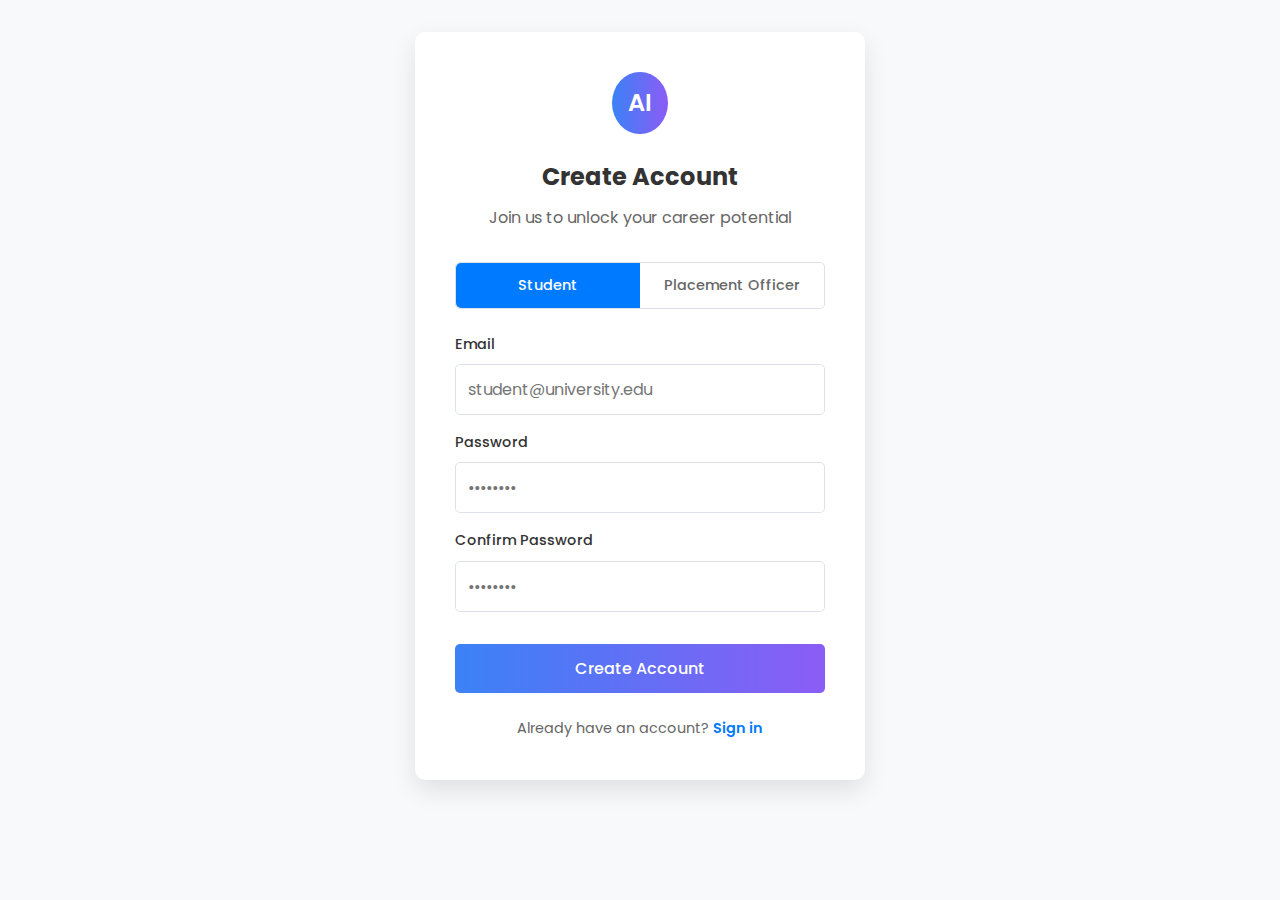
<file: register.html>
<!DOCTYPE html>
<html lang="en">
<head>
    <meta charset="UTF-8">
    <meta name="viewport" content="width=device-width, initial-scale=1.0">
    <title>Create Account - AI Placements Predictor</title>
    <link rel="stylesheet" href="style.css">
</head>
<body>

    <div class="auth-container">
        <div class="auth-card">
            <div class="logo">
                <span>AI</span>
            </div>
            <h2>Create Account</h2>
            <p class="sub-text">Join us to unlock your career potential</p>

            <div class="role-toggle">
                <button id="role-student">Student</button>
                <button id="role-officer">Placement Officer</button>
            </div>

            <form class="auth-form" id="register-form">
                <div class="form-group">
                    <label for="email">Email</label>
                    <input type="email" id="email" placeholder="student@university.edu" required>
                </div>
                <div class="form-group">
                    <label for="password">Password</label>
                    <input type="password" id="password" placeholder="••••••••" required>
                </div>
                <div class="form-group">
                    <label for="confirm-password">Confirm Password</label>
                    <input type="password" id="confirm-password" placeholder="••••••••" required>
                </div>
                <button type="submit" class="btn btn-gradient">Create Account</button>
            </form>

            <p class="switch-link">
                Already have an account? <a href="login.html">Sign in</a>
            </p>
        </div>
    </div>

<script>
    // --- Registration Page Logic ---
    let userRole = 'student'; // Default role
    const studentBtn = document.getElementById('role-student');
    const officerBtn = document.getElementById('role-officer');
    const registerForm = document.getElementById('register-form');

    // --- Helper to build full redirect paths ---
    function getRedirectPath(targetFile) {
        const currentPath = window.location.pathname;
        const dirPath = currentPath.substring(0, currentPath.lastIndexOf('/'));
        return dirPath + '/' + targetFile;
    }

    // 1. Read role from URL (from index.html)
    const urlParams = new URLSearchParams(window.location.search);
    const roleFromUrl = urlParams.get('role');

    if (roleFromUrl === 'officer') {
        userRole = 'officer';
        officerBtn.classList.add('active');
    } else {
        userRole = 'student';
        studentBtn.classList.add('active');
    }

    // 2. Handle manual role toggle
    studentBtn.addEventListener('click', () => {
        userRole = 'student';
        studentBtn.classList.add('active');
        officerBtn.classList.remove('active');
    });
    officerBtn.addEventListener('click', () => {
        userRole = 'officer';
        officerBtn.classList.add('active');
        studentBtn.classList.remove('active');
    });

    // 3. Handle form submission
    registerForm.addEventListener('submit', async (event) => {
        event.preventDefault(); // Stop page refresh

        const email = document.getElementById('email').value;
        const password = document.getElementById('password').value;
        const confirmPassword = document.getElementById('confirm-password').value;

        if (password !== confirmPassword) {
            alert('Passwords do not match!');
            return;
        }

        const requestBody = {
            email: email,
            password: password,
            role: userRole
        };

        try {
            // 4. Send data to your FastAPI /register endpoint
            const response = await fetch('http://127.0.0.1:8000/register', {
                method: 'POST',
                headers: { 'Content-Type': 'application/json' },
                body: JSON.stringify(requestBody)
            });

            const data = await response.json();

            if (response.ok) {
                alert('Account created successfully! Please log in.');
                // Use the helper to redirect
                window.location.href = getRedirectPath('login.html');

            } else {
                alert('Error: ' + data.detail); // Show backend error
            }
        } catch (error) {
            console.error('Registration failed:', error);
            alert('An error occurred. Check the console and make sure your backend is running with CORS.');
        }
    });
</script>
</body>
</html>
</file>
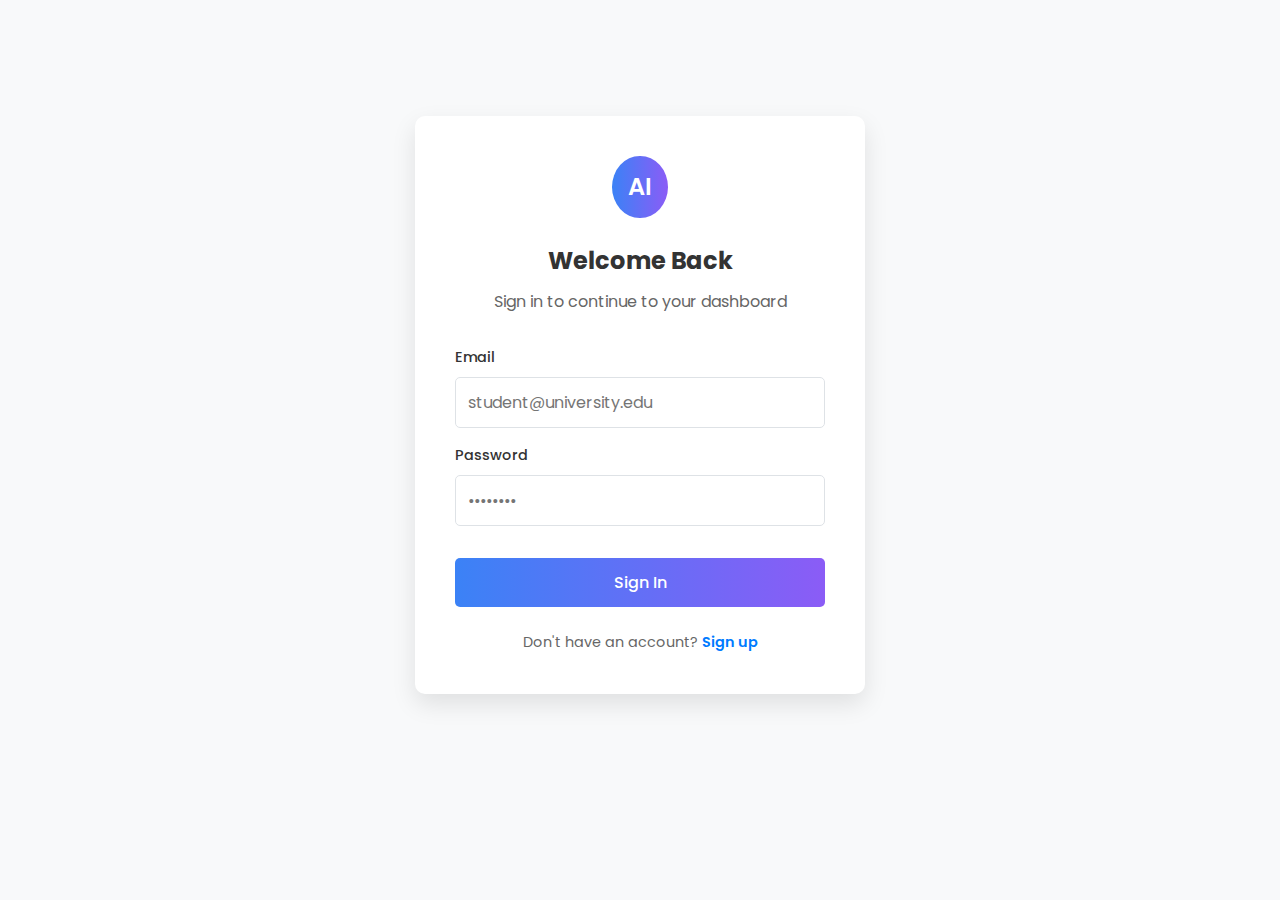
<file: results.html>
<!DOCTYPE html>
<html lang="en">
<head>
    <meta charset="UTF-8">
    <meta name="viewport" content="width=device-width, initial-scale=1.0">
    <title>Your Results - AI Placements Predictor</title>
    <link rel="stylesheet" href="style.css">
    <link href="https://cdnjs.cloudflare.com/ajax/libs/font-awesome/6.0.0-beta3/css/all.min.css" rel="stylesheet">
</head>
<body>
    <nav class="navbar">
        <div class="logo">
            <span>AI</span> Placements Predictor
        </div>
        <ul class="nav-links">
            <li><a href="index.html">Home</a></li>
        </ul>
        <div>
            <span id="welcome-email" style="margin-right: 1rem;">Welcome!</span>
            <a href="#" id="logout-btn" class="btn">Logout</a>
        </div>
    </nav>

    <div class="dashboard-layout">
        <aside class="sidebar">
            <ul class="nav-links">
                <li><a href="dashboard.html">Profile</a></li>
                <li><a href="profile.html">Resume Upload</a></li>
                <li><a href="soft-skills.html">Soft Skills</a></li>
                <li><a href="results.html" class="active">Results & Roadmap</a></li>
                <li><a href="test.html">Technical Test</a></li>
                <li><a href="conversation.html"><i class="fas fa-brain"></i>AI Support</a></li>
            </ul>
        </aside>

        <main class="main-content">
            <div class="results-card">
                <h2>Your Job Role Predictions</h2>
                <p>Based on your resume, here are the top roles you're suited for.</p>
                
                <div id="results-container">
                    </div>

                <div class="test-button-container">
                    <h3>Ready to test your skills?</h3>
                    <p>Take a technical test based on the skills found in your resume.</p>
                    <a href="test.html" class="btn btn-gradient">Take Technical Test</a>
                </div>
            </div>
        </main>
    </div>

    <script>
        // --- Helper Function ---
        function getRedirectPath(targetFile) {
            const currentPath = window.location.pathname;
            const dirPath = currentPath.substring(0, currentPath.lastIndexOf('/'));
            return dirPath + '/' + targetFile;
        }

        // --- 1. Check Login & Handle Logout ---
        const token = localStorage.getItem('accessToken');
        if (!token) {
            alert('You must be logged in to view this page.');
            window.location.href = getRedirectPath('login.html');
        }
        
        document.getElementById('logout-btn').addEventListener('click', (e) => {
            e.preventDefault();
            localStorage.removeItem('accessToken');
            alert('You have been logged out.');
            window.location.href = getRedirectPath('login.html');
        });

        // --- 2. Load and Display Results ---
        document.addEventListener('DOMContentLoaded', () => {
            const resultsContainer = document.getElementById('results-container');
            const predictionsString = localStorage.getItem('jobRecommendations');
            
            if (!predictionsString) {
                resultsContainer.innerHTML = '<p>No predictions found. Please <a href="profile.html">upload your resume</a> first.</p>';
                return;
            }

            try {
                const predictions = JSON.parse(predictionsString);
                
                if (predictions.length === 0) {
                     resultsContainer.innerHTML = '<p>Could not determine job roles from your resume.</p>';
                     return;
                }

                // Sort by match_score, highest first
                predictions.sort((a, b) => b.match_score - a.match_score);

                predictions.forEach(role => {
                    const roleElement = document.createElement('div');
                    roleElement.classList.add('role-item');
                    roleElement.innerHTML = `
                        <span class="role-name">${role.job_profile}</span>
                        <span class="role-percentile">${(role.match_score * 100).toFixed(0)}%</span>
                    `;
                    resultsContainer.appendChild(roleElement);
                });
            } catch (error) {
                console.error('Error parsing predictions:', error);
                resultsContainer.innerHTML = '<p>An error occurred while loading your results.</p>';
            }
        });
    </script>
</body>
</html>
</file>
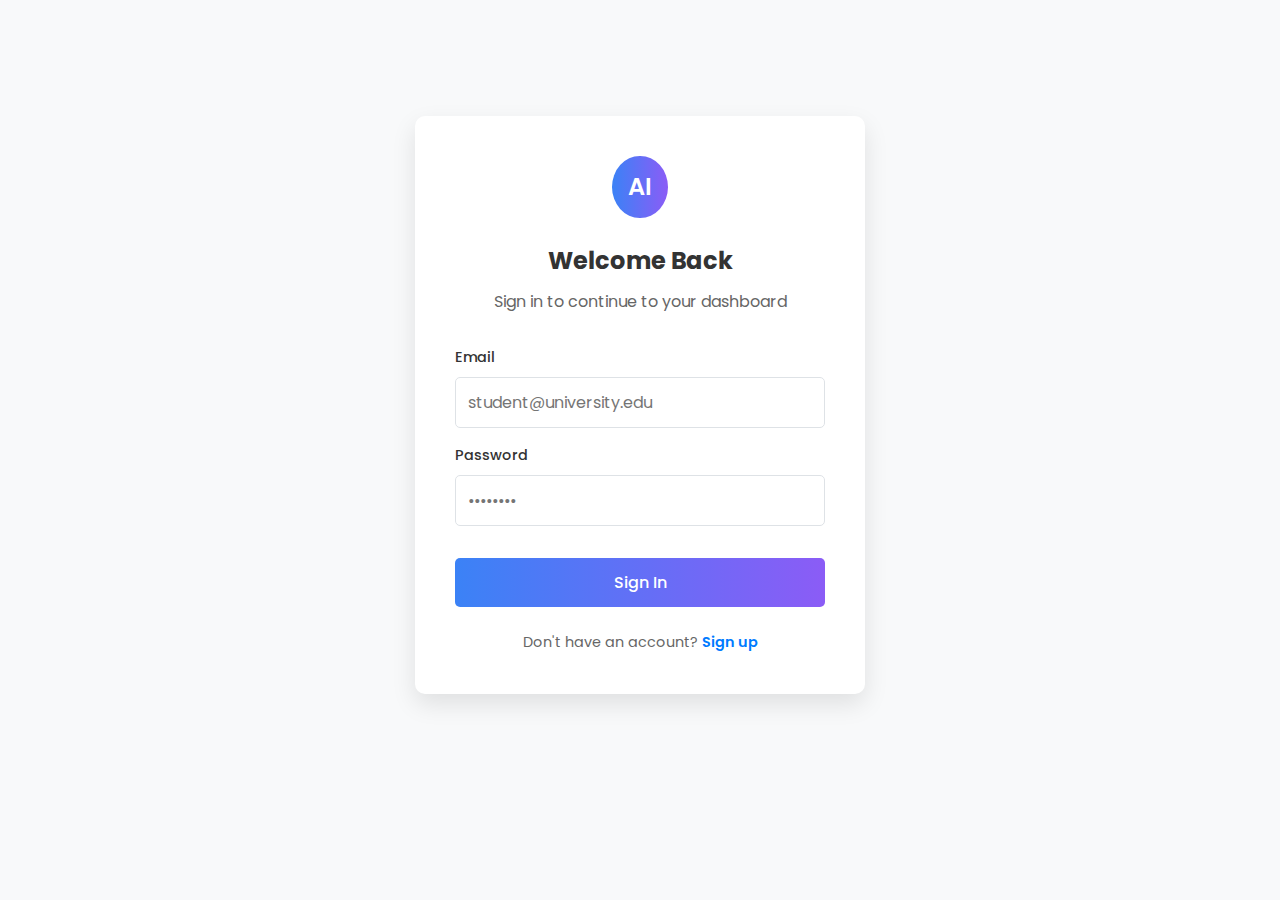
<file: soft-skills.html>
<!DOCTYPE html>
<html lang="en">
<head>
    <meta charset="UTF-8">
    <meta name="viewport" content="width=device-width, initial-scale=1.0">
    <title>Soft Skills - AI Placements Predictor</title>
    <link rel="stylesheet" href="style.css">
    <link href="https://cdnjs.cloudflare.com/ajax/libs/font-awesome/6.0.0-beta3/css/all.min.css" rel="stylesheet">
</head>
<body>
    <nav class="navbar">
        <div class="logo">
            <span>AI</span> Placements Predictor
        </div>
        <ul class="nav-links">
            <li><a href="index.html">Home</a></li>
        </ul>
        <div>
            <span id="welcome-email" style="margin-right: 1rem;">Welcome!</span>
            <a href="#" id="logout-btn" class="btn">Logout</a>
        </div>
    </nav>

    <div class="dashboard-layout">
        <aside class="sidebar">
            <ul class="nav-links">
                <li><a href="dashboard.html">Profile</a></li>
                <li><a href="profile.html">Resume Upload</a></li>
                <li><a href="soft-skills.html" class="active">Soft Skills</a></li>
                <li><a href="results.html">Results & Roadmap</a></li>
                <li><a href="test.html">Technical Test</a></li>
                <li><a href="conversation.html"><i class="fas fa-brain"></i>AI Support</a></li>
            </ul>
        </aside>

        <main class="main-content">
            <div class="profile-card">
                <h2>Communication Skills Analysis</h2>
                <p id="page-subtitle" style="color: var(--text-light); margin-bottom: 1.5rem;">
                    Answer the 3 questions below. Record your response for each, and our AI will analyze your skills.
                </p>

                <div class="question-box" style="margin-bottom: 2rem;">
                    <h3 id="question-counter">Question 1 of 3</h3>
                    <p id="comms-question">"Tell me about a time you had to work with a difficult team member."</p>
                </div>

                <div class="audio-recorder">
                    <button id="record-btn" class="btn btn-gradient"><i class="fas fa-microphone"></i> Start Recording</button>
                    <button id="stop-btn" class="btn" disabled><i class="fas fa-stop"></i> Stop Recording</button>
                    <audio id="audio-playback" controls style="display: none; margin-top: 1rem;"></audio>
                </div>

                <button id="analyze-btn" class="btn" style="margin-top: 1rem;" disabled>
                    <i class="fas fa-magic"></i> Analyze My Response
                </button>
                
                <button id="next-question-btn" class="btn btn-gradient" style="display: none; margin-top: 1rem;">
                    Next Question <i class="fas fa-arrow-right"></i>
                </button>

                <div id="analysis-loading" style="display: none; margin-top: 2rem; text-align: center;">
                    <p>Analyzing... This may take up to a minute.</p>
                </div>

                <div id="analysis-results" style="display: none; margin-top: 2rem;">
                    <div id="report-content"></div>
                </div>

                <div id="final-summary-container" style="display: none; margin-top: 2rem;">
                    <h2>Final Communication Skills Summary</h2>
                    <p>Here is the breakdown of your performance across all 3 questions.</p>
                    <div id="final-summary-content"></div>
                </div>
            </div>
        </main>
    </div>

    <script>
        // --- IMPORTANT ---
        // PASTE YOUR FRIEND'S NGROK URL HERE
        const ANALYSIS_API_URL = "https://leora-reclaimable-hosea.ngrok-free.dev/analyze_audio/"; 

        // --- 0. Get Elements and State ---
        const token = localStorage.getItem('accessToken');
        const recordBtn = document.getElementById('record-btn');
        const stopBtn = document.getElementById('stop-btn');
        const analyzeBtn = document.getElementById('analyze-btn');
        const nextQuestionBtn = document.getElementById('next-question-btn');
        const audioPlayback = document.getElementById('audio-playback');
        const loadingDiv = document.getElementById('analysis-loading');
        const resultsDiv = document.getElementById('analysis-results');
        const reportContent = document.getElementById('report-content');
        const questionText = document.getElementById('comms-question');
        const questionCounter = document.getElementById('question-counter');
        const recorderControls = document.querySelector('.audio-recorder');
        const pageSubtitle = document.getElementById('page-subtitle');
        const finalSummaryContainer = document.getElementById('final-summary-container');
        const finalSummaryContent = document.getElementById('final-summary-content');

        let mediaRecorder;
        let audioChunks = [];
        let audioBlob;

        // --- NEW: Quiz State ---
        let currentQuestionIndex = 0;
        const questions = [
            "Tell me about a time you had to work with a difficult team member.",
            "Describe a complex project you worked on and what the outcome was.",
            "How do you handle stress or tight deadlines?"
        ];
        let allReports = []; 

        // --- Helper Function ---
        function getRedirectPath(targetFile) {
            const currentPath = window.location.pathname;
            const dirPath = currentPath.substring(0, currentPath.lastIndexOf('/'));
            return dirPath + '/' + targetFile;
        }

        // --- 1. Check Login & Handle Logout ---
        if (!token) {
            alert('You must be logged in to view this page.');
            window.location.href = getRedirectPath('login.html');
        }
        
        document.getElementById('logout-btn').addEventListener('click', (e) => {
            e.preventDefault();
            localStorage.removeItem('accessToken');
            alert('You have been logged out.');
            window.location.href = getRedirectPath('login.html');
        });

        // --- 2. Recording Logic ---
        recordBtn.addEventListener('click', async () => {
            try {
                const stream = await navigator.mediaDevices.getUserMedia({ audio: true });
                mediaRecorder = new MediaRecorder(stream);
                
                mediaRecorder.ondataavailable = (event) => {
                    audioChunks.push(event.data);
                };

                mediaRecorder.onstop = () => {
                    audioBlob = new Blob(audioChunks, { type: 'audio/webm' });
                    const audioUrl = URL.createObjectURL(audioBlob);
                    audioPlayback.src = audioUrl;
                    audioPlayback.style.display = 'block';
                    analyzeBtn.disabled = false;
                };

                audioChunks = [];
                mediaRecorder.start();
                
                recordBtn.disabled = true;
                stopBtn.disabled = false;
                analyzeBtn.disabled = true;
                resultsDiv.style.display = 'none';
                audioPlayback.style.display = 'none';
                recordBtn.textContent = "Recording...";

            } catch (err) {
                console.error("Error accessing microphone:", err);
                alert("Could not access microphone. Please check your browser permissions.");
            }
        });

        stopBtn.addEventListener('click', () => {
            if (mediaRecorder) {
                mediaRecorder.stop();
            }
            recordBtn.disabled = false;
            stopBtn.disabled = true;
            recordBtn.innerHTML = '<i class="fas fa-microphone"></i> Start Recording';
        });

        // --- 3. Analysis Logic ---
        analyzeBtn.addEventListener('click', async () => {
            if (!audioBlob) {
                alert("No audio recorded. Please record your response first.");
                return;
            }
            if (ANALYSIS_API_URL.includes("YOUR-FRIENDS-NGROK-URL")) {
                alert("Error: Please update the 'ANALYSIS_API_URL' variable in soft-skills.html with your friend's ngrok URL.");
                return;
            }

            loadingDiv.style.display = 'block';
            resultsDiv.style.display = 'none';
            analyzeBtn.disabled = true;
            recorderControls.style.display = 'none'; // Hide recorder

            const formData = new FormData();
            formData.append('file', audioBlob, 'response.webm');

            try {
                const response = await fetch(ANALYSIS_API_URL, {
                    method: 'POST',
                    body: formData
                });
                const data = await response.json();

                if (response.ok) {
                    allReports[currentQuestionIndex] = data.report; // Save the report
                    displayReport(data.report); // Show the single report
                    
                    nextQuestionBtn.style.display = 'inline-block';
                    if (currentQuestionIndex === questions.length - 1) {
                        nextQuestionBtn.innerHTML = 'View Final Summary <i class="fas fa-poll"></i>';
                    }
                } else {
                    throw new Error(data.detail || "Analysis failed.");
                }

            } catch (error) {
                console.error("Analysis error:", error);
                reportContent.innerHTML = `<p style="color: red;">Error: ${error.message}</p>`;
            } finally {
                loadingDiv.style.display = 'none';
                resultsDiv.style.display = 'block';
            }
        });

        // --- 4. "Next Question" Button Logic ---
        nextQuestionBtn.addEventListener('click', () => {
            currentQuestionIndex++; 
            
            if (currentQuestionIndex < questions.length) {
                questionCounter.textContent = `Question ${currentQuestionIndex + 1} of ${questions.length}`;
                questionText.textContent = `"${questions[currentQuestionIndex]}"`;
                
                resultsDiv.style.display = 'none';
                nextQuestionBtn.style.display = 'none';
                recorderControls.style.display = 'flex';
                recordBtn.disabled = false;
                stopBtn.disabled = true;
                analyzeBtn.disabled = true;
                audioPlayback.style.display = 'none';
                audioBlob = null;
                audioChunks = [];
            } else {
                displayFinalSummary();
            }
        });

        // --- 5. MODIFIED: Display Report Logic ---
        // This function now builds the new HTML card structure
        function displayReport(report) {
            
            // Helper function to find a metric
            const findMetric = (metricName) => {
                return report.detailed_scores.find(m => m.metric === metricName);
            };

            const vocab = findMetric('Vocabulary');
            const fumble = findMetric('Fumbling');
            const jitter = findMetric('Vocal Jitter (Nervousness)');
            
            // Build the new HTML
            let html = `
                <h3>Analysis Report (Overall: ${report.final_communication_score})</h3>
                
                <div class="report-metrics-grid">
                    <div class="metric-card">
                        <div class="icon"><i class="fas fa-book-open"></i></div>
                        <div class="metric-title">Vocabulary</div>
                        <div class="metric-score">${vocab ? vocab.score : 'N/A'}</div>
                        <p class="metric-details">${vocab ? vocab.details : 'Data not available.'}</p>
                    </div>
                    
                    <div class="metric-card">
                        <div class="icon"><i class="fas fa-comment-dots"></i></div>
                        <div class="metric-title">Fumbling</div>
                        <div class="metric-score">${fumble ? fumble.score : 'N/A'}</div>
                        <p class="metric-details">${fumble ? fumble.details : 'Data not available.'}</p>
                    </div>
                    
                    <div class="metric-card">
                        <div class="icon"><i class="fas fa-heartbeat"></i></div>
                        <div class="metric-title">Vocal Jitter (Nervousness)</div>
                        <div class="metric-score">${jitter ? jitter.score : 'N/A'}</div>
                        <p class="metric-details">${jitter ? jitter.details : 'Data not available.'}</p>
                    </div>
                </div>

                <h4 style="margin-top: 2rem;">Your Transcription:</h4>
                <p class="transcription"><em>"${report.transcribed_text}"</em></p>
            `;
            
            reportContent.innerHTML = html;
        }

        // --- 6. NEW: Display Final Summary Logic ---
        function displayFinalSummary() {
            document.querySelector('.question-box').style.display = 'none';
            recorderControls.style.display = 'none';
            analyzeBtn.style.display = 'none';
            nextQuestionBtn.style.display = 'none';
            resultsDiv.style.display = 'none';
            pageSubtitle.style.display = 'none';
            
            finalSummaryContainer.style.display = 'block';
            let summaryHTML = '';

            // Calculate average score
            let totalScore = 0;
            allReports.forEach(report => {
                totalScore += parseFloat(report.final_communication_score.split(' ')[0]);
            });
            const avgScore = (totalScore / allReports.length).toFixed(1);

            summaryHTML += `
                <div class="results-summary">
                    <h2>${avgScore} / 10.0</h2>
                    <p>Your average communication score across all 3 questions.</p>
                </div>
            `;

            allReports.forEach((report, index) => {
                summaryHTML += `
                    <div class="analysis-summary-card">
                        <h4>Summary for Question ${index + 1}</h4>
                        <p><strong>Overall Score: ${report.final_communication_score}</strong></p>
                        <p><strong>Transcription:</strong> <em>"${report.transcribed_text}"</em></p>
                        <p><strong>Key Feedback:</strong> ${report.detailed_scores[0].details}</p> 
                    </div>
                `;
            });
            
            finalSummaryContent.innerHTML = summaryHTML;
        }

    </script>
</body>
</html>
</file>
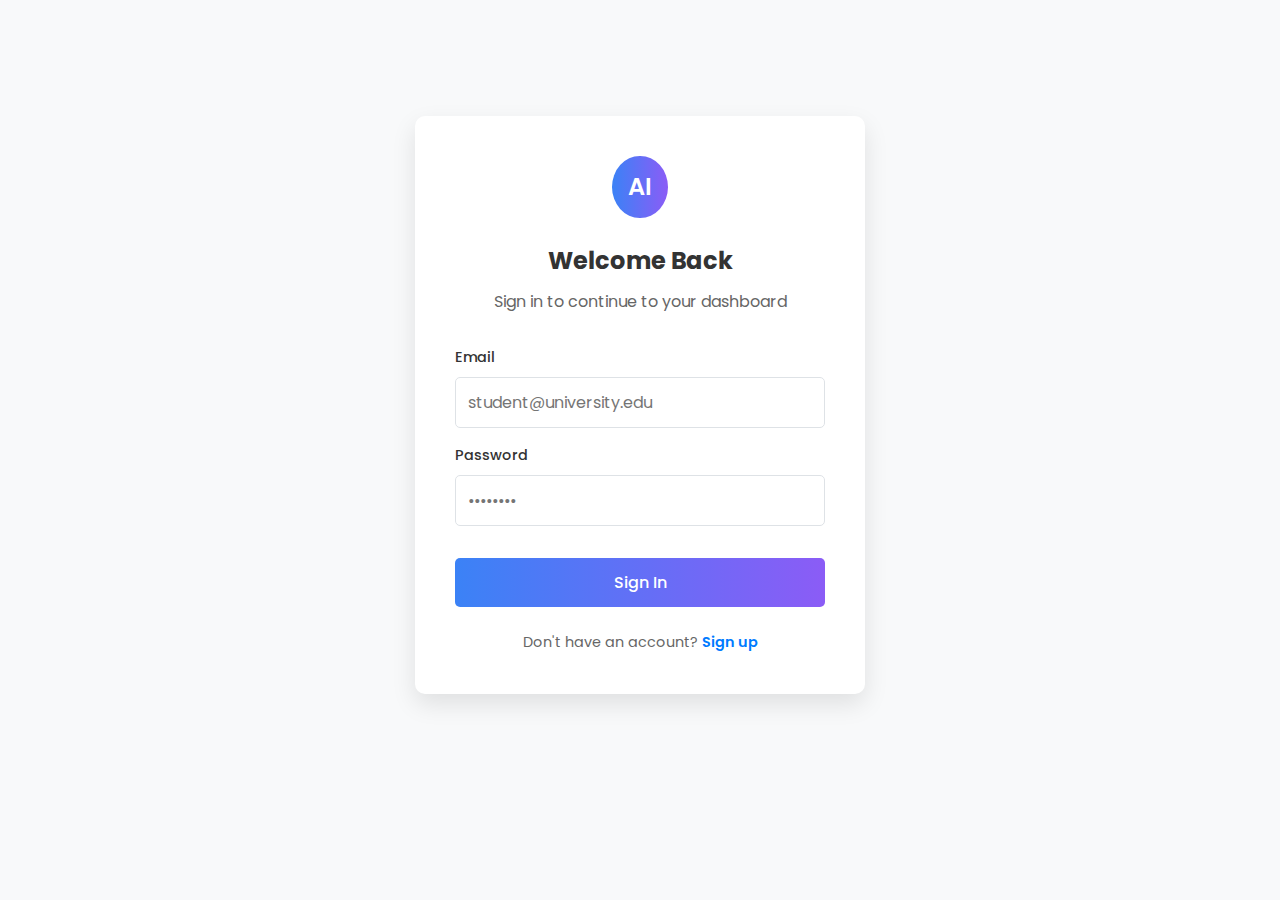
<file: test.html>
<!DOCTYPE html>
<html lang="en">
<head>
    <meta charset="UTF-8">
    <meta name="viewport" content="width=device-width, initial-scale=1.0">
    <title>Technical Test - AI Placements Predictor</title>
    <link rel="stylesheet" href="style.css">
    <link href="https://cdnjs.cloudflare.com/ajax/libs/font-awesome/6.0.0-beta3/css/all.min.css" rel="stylesheet">
</head>
<body>
    <nav class="navbar">
        <div class="logo">
            <span>AI</span> Placements Predictor
        </div>
        <ul class="nav-links">
            <li><a href="index.html">Home</a></li>
        </ul>
        <div>
            <span id="welcome-email" style="margin-right: 1rem;">Welcome!</span>
            <a href="#" id="logout-btn" class="btn">Logout</a>
        </div>
    </nav>

    <div class="dashboard-layout">
        <aside class="sidebar">
            <ul class="nav-links">
                <li><a href="dashboard.html"><i class="fas fa-user-circle"></i>Profile</a></li>
                <li><a href="profile.html"><i class="fas fa-file-arrow-up"></i>Resume Upload</a></li>
                <li><a href="soft-skills.html"><i class="fas fa-comment"></i>Soft Skills</a></li>
                <li><a href="results.html"><i class="fas fa-poll"></i>Results & Roadmap</a></li>
                <li><a href="test.html" class="active"><i class="fas fa-vial"></i>Technical Test</a></li>
                <li><a href="conversation.html"><i class="fas fa-brain"></i>AI Support</a></li>
            </ul>
        </aside>

        <main class="main-content">
            <div id="quiz-loading" class="loading-quiz">
                <p>Generating your personalized technical test based on your resume skills...</p>
                <p>This may take a moment.</p>
            </div>

            <div id="quiz-container" class="quiz-card" style="display: none;">
                </div>

            <div id="results-container" class="quiz-card" style="display: none;">
                </div>
        </main>
    </div>

    <script>
        // --- Full Test Page Logic ---
        
        // --- 0. Get Elements and State ---
        const token = localStorage.getItem('accessToken');
        const skillsDataString = localStorage.getItem('skillsData'); // Get skills from resume
        
        const quizLoading = document.getElementById('quiz-loading');
        const quizContainer = document.getElementById('quiz-container');
        const resultsContainer = document.getElementById('results-container');
        
        let quizData = null;
        let userAnswers = {};
        let questionTimeSpent = {};
        let currentQuestionIndex = 0;
        let questionStartTime = null;

        // --- NEW: Helper to build full redirect paths ---
        function getRedirectPath(targetFile) {
            // This logic is for when you are on a server (e.g. http://127.0.0.1:5501)
            // It makes sure you redirect to /login.html and not /dashboard/login.html
            const origin = window.location.origin;
            const path = window.location.pathname.substring(0, window.location.pathname.lastIndexOf('/'));
            // Use simple relative paths if on a server
            return targetFile;
        }

        // --- 1. Check Login & Handle Logout ---
        if (!token) {
            alert('You must be logged in to view this page.');
            window.location.href = 'login.html';
        }
        
        document.getElementById('logout-btn').addEventListener('click', (e) => {
            e.preventDefault();
            localStorage.removeItem('accessToken');
            localStorage.removeItem('jobRecommendations');
            localStorage.removeItem('skillsData');
            alert('You have been logged out.');
            window.location.href = 'login.html';
        });

        // --- 2. Main Function: Generate Quiz on Page Load ---
        document.addEventListener('DOMContentLoaded', async () => {
            if (!skillsDataString) {
                quizLoading.innerHTML = '<p>No skills data found. Please <a href="profile.html">upload your resume</a> first to generate a test.</p>';
                return;
            }

            let skillsData;
            try {
                skillsData = JSON.parse(skillsDataString);
            } catch (e) {
                quizLoading.innerHTML = '<p>Error reading your skills data. Please try uploading your resume again.</p>';
                return;
            }

            try {
                // Call our backend's new /generate-quiz endpoint
                const response = await fetch('http://127.0.0.1:8000/generate-quiz', {
                    method: 'POST',
                    headers: {
                        'Content-Type': 'application/json',
                        'Authorization': `Bearer ${token}` 
                    },
                    body: JSON.stringify(skillsData) // Send the skills object
                });

                if (!response.ok) {
                    const err = await response.json();
                    throw new Error(err.detail || 'Failed to generate quiz');
                }

                quizData = await response.json();
                
                // Quiz is ready, start it
                quizLoading.style.display = 'none';
                quizContainer.style.display = 'block';
                startQuiz();

            } catch (error) {
                console.error('Quiz generation failed:', error);
                // This is where your error is being displayed
                quizLoading.innerHTML = `<p>Error generating quiz: ${error.message}. Please try again later.</p>`;
            }
        });

        // --- 3. Quiz Logic ---
        function startQuiz() {
            userAnswers = {};
            questionTimeSpent = {};
            currentQuestionIndex = 0;
            displayQuestion(0);
            questionStartTime = Date.now();
        }

        function displayQuestion(index) {
            if (!quizData || !quizData.questions) {
                quizContainer.innerHTML = "<p>Error: Quiz data is invalid.</p>";
                return;
            }
            const q = quizData.questions[index];
            const total = quizData.questions.length;
            const percent = ((index + 1) / total) * 100;

            let quizHTML = `
                <div class="quiz-header">
                    <h3>Question ${index + 1} of ${total}</h3>
                    <span>${percent.toFixed(0)}% Complete</span>
                    <div class="progress-bar">
                        <div class="progress-bar-inner" style="width: ${percent}%;"></div>
                    </div>
                </div>

                <div class="question-box">
                    <p>${q.question}</p>
                </div>
                
                <div class="options-container" id="options-container">
            `;
            
            q.options.forEach(optObj => {
                const key = Object.keys(optObj)[0];
                const value = optObj[key];
                const isChecked = userAnswers[index] === key;
                
                quizHTML += `
                    <label class="quiz-option ${isChecked ? 'selected' : ''}" data-key="${key}">
                        <input type="radio" name="question-${index}" value="${key}" ${isChecked ? 'checked' : ''} style="display:none;">
                        <strong>${key}:</strong> ${value}
                    </label>
                `;
            });
            
            quizHTML += '</div><div class="quiz-nav">';
            
            quizHTML += `
                <button class="btn" id="prev-btn" ${index === 0 ? 'disabled' : ''}>Previous</button>
                <button class="btn" id="next-btn">${index === total - 1 ? 'Submit' : 'Next'}</button>
            `;
            
            quizHTML += '</div><div class="question-pills">';
            
            for (let i = 0; i < total; i++) {
                let pillClass = 'pill';
                if (i === index) pillClass += ' active';
                if (userAnswers[i]) pillClass += ' answered';
                quizHTML += `<span class="${pillClass}" data-index="${i}">${i + 1}</span>`;
            }
            
            quizHTML += '</div></div>';
            quizContainer.innerHTML = quizHTML;

            addQuizNavListeners();
        }

        function addQuizNavListeners() {
            document.querySelectorAll('.quiz-option').forEach(opt => {
                opt.addEventListener('click', () => {
                    document.querySelectorAll('.quiz-option').forEach(o => o.classList.remove('selected'));
                    opt.classList.add('selected');
                    opt.querySelector('input').checked = true;
                    userAnswers[currentQuestionIndex] = opt.getAttribute('data-key');
                    document.querySelector(`.pill[data-index="${currentQuestionIndex}"]`).classList.add('answered');
                });
            });

            document.querySelectorAll('.pill').forEach(pill => {
                pill.addEventListener('click', () => {
                    const newIndex = parseInt(pill.getAttribute('data-index'));
                    navigateTo(newIndex);
                });
            });

            document.getElementById('prev-btn').addEventListener('click', () => navigateTo(currentQuestionIndex - 1));
            document.getElementById('next-btn').addEventListener('click', () => {
                if (currentQuestionIndex === quizData.questions.length - 1) {
                    submitQuiz();
                } else {
                    navigateTo(currentQuestionIndex + 1);
                }
            });
        }
        
        function navigateTo(index) {
            if (index < 0 || index >= quizData.questions.length) return;
            
            const timeElapsed = (Date.now() - questionStartTime) / 1000;
            questionTimeSpent[currentQuestionIndex] = (questionTimeSpent[currentQuestionIndex] || 0) + timeElapsed;
            
            questionStartTime = Date.now();
            currentQuestionIndex = index;
            displayQuestion(index);
        }

        // --- 4. Submit Quiz Logic ---
        async function submitQuiz() {
            const timeElapsed = (Date.now() - questionStartTime) / 1000;
            questionTimeSpent[currentQuestionIndex] = (questionTimeSpent[currentQuestionIndex] || 0) + timeElapsed;

            quizContainer.style.display = 'none';
            quizLoading.style.display = 'block';
            quizLoading.innerHTML = '<p>Submitting your answers...</p>';
            
            const finalTimeSpent = {};
            for (let i = 0; i < quizData.questions.length; i++) {
                finalTimeSpent[String(i)] = parseFloat(questionTimeSpent[i] || 0.0);
            }

            const submissionData = {
                answers: userAnswers,
                time_spent: finalTimeSpent,
                quiz_data: quizData
            };
            
            try {
                const response = await fetch('http://127.0.0.1:8000/submit-quiz', {
                    method: 'POST',
                    headers: { 
                        'Content-Type': 'application/json',
                        'Authorization': `Bearer ${token}` 
                    },
                    body: JSON.stringify(submissionData)
                });

                if (!response.ok) {
                    const err = await response.json();
                    throw new Error(err.detail || 'Failed to submit quiz');
                }

                const results = await response.json();
                displayResults(results);

            } catch (error) {
                alert('Error submitting quiz: ' + error.message);
            } finally {
                quizLoading.style.display = 'none';
                resultsContainer.style.display = 'block';
            }
        }

        // --- 5. Display Results Logic ---
        function displayResults(results) {
            let resultsHTML = `
                <div class="results-summary">
                    <h2>${results.percentage.toFixed(0)}%</h2>
                    <p>You got <strong>${results.score}</strong> questions correct.</p>
                    <p>Total time: ${results.total_time_seconds.toFixed(1)} seconds</p>
                </div>
                <h3>Review Your Answers</h3>
            `;
            
            results.individual_results.forEach(item => {
                const q = quizData.questions[item.id - 1];
                const correctOption = q.options.find(opt => Object.keys(opt)[0] === item.correct_answer);
                const correctText = correctOption[item.correct_answer];

                resultsHTML += `
                    <div class="result-item">
                        <p>${item.id}. ${item.question}</p>
                        <span class="user-answer ${item.is_correct ? 'correct' : 'incorrect'}">
                            Your answer: ${item.user_answer || 'No Answer'}
                            ${item.is_correct ? '✔' : '✖'}
                        </span>
                        ${!item.is_correct ? `<br><span class="correct-answer">Correct: ${item.correct_answer} - ${correctText}</span>` : ''}
                    </div>
                `;
            });
            resultsContainer.innerHTML = resultsHTML;
        }

    </script>
</body>
</html>
</file>
<file: style.css>
@import url('https://fonts.googleapis.com/css2?family=Poppins:wght@400;500;600;700&display=swap');

:root {
    --primary-color: #007bff;
    --primary-hover: #0056b3;
    --gradient-start: #3b82f6;
    --gradient-end: #8b5cf6;
    --light-bg: #f8f9fa;
    --white: #ffffff;
    --text-color: #333;
    --text-light: #666;
    --border-color: #dee2e6;
    --shadow: 0 4px 12px rgba(0, 0, 0, 0.05);
}

* {
    box-sizing: border-box;
    margin: 0;
    padding: 0;
    font-family: 'Poppins', sans-serif;
}

body {
    background-color: var(--light-bg);
    color: var(--text-color);
    line-height: 1.6;
}

a {
    text-decoration: none;
    color: var(--primary-color);
}

.container {
    max-width: 1100px;
    margin: 0 auto;
    padding: 0 2rem;
}

/* --- Navigation Bar --- */
.navbar {
    display: flex;
    justify-content: space-between;
    align-items: center;
    padding: 1rem 2rem;
    background: var(--white);
    box-shadow: var(--shadow);
}

.navbar .logo {
    display: flex;
    align-items: center;
    gap: 0.5rem;
    font-size: 1.5rem;
    font-weight: 600;
    color: var(--text-color);
}

.navbar .logo span {
    background: linear-gradient(to right, var(--gradient-start), var(--gradient-end));
    color: var(--white);
    padding: 0.25rem 0.5rem;
    border-radius: 5px;
    font-size: 1.25rem;
}

.navbar .nav-links {
    list-style: none;
    display: flex;
    gap: 1.5rem;
}

.navbar .nav-links a {
    color: var(--text-light);
    font-weight: 500;
    transition: color 0.3s ease;
}

.navbar .nav-links a:hover {
    color: var(--primary-color);
}

/* --- Buttons --- */
.btn {
    display: inline-block;
    padding: 0.75rem 1.5rem;
    border-radius: 5px;
    background: var(--primary-color);
    color: var(--white);
    font-weight: 500;
    border: none;
    cursor: pointer;
    transition: background 0.3s ease;
}

.btn:hover {
    background: var(--primary-hover);
}

.btn-gradient {
    background: linear-gradient(to right, var(--gradient-start), var(--gradient-end));
}

/* --- Auth Form (Login/Register) --- */
.auth-container {
    display: flex;
    justify-content: center;
    align-items: center;
    min-height: 90vh;
    padding: 2rem 0;
}

.auth-card {
    background: var(--white);
    padding: 2.5rem;
    border-radius: 10px;
    box-shadow: 0 10px 25px rgba(0, 0, 0, 0.1);
    width: 100%;
    max-width: 450px;
    text-align: center;
}

.auth-card .logo {
    display: flex;
    justify-content: center;
    margin-bottom: 1.5rem;
}

.auth-card .logo span {
    background: linear-gradient(to right, var(--gradient-start), var(--gradient-end));
    color: var(--white);
    padding: 0.75rem 1rem;
    border-radius: 50%;
    font-size: 1.5rem;
    font-weight: 600;
}

.auth-card h2 {
    margin-bottom: 0.5rem;
    color: var(--text-color);
}

.auth-card .sub-text {
    color: var(--text-light);
    margin-bottom: 2rem;
}

.auth-card .role-toggle {
    display: flex;
    border: 1px solid var(--border-color);
    border-radius: 5px;
    margin-bottom: 1.5rem;
}

.auth-card .role-toggle button {
    flex: 1;
    padding: 0.75rem;
    border: none;
    background: var(--white);
    color: var(--text-light);
    cursor: pointer;
    font-size: 0.9rem;
    font-weight: 500;
    transition: all 0.3s ease;
}

.auth-card .role-toggle button.active {
    background: var(--primary-color);
    color: var(--white);
}

.auth-card .role-toggle button:first-child {
    border-top-left-radius: 5px;
    border-bottom-left-radius: 5px;
}
.auth-card .role-toggle button:last-child {
    border-top-right-radius: 5px;
    border-bottom-right-radius: 5px;
}

.auth-form .form-group {
    text-align: left;
    margin-bottom: 1rem;
}

.auth-form .form-group label {
    display: block;
    margin-bottom: 0.5rem;
    font-weight: 500;
    font-size: 0.9rem;
}

.auth-form .form-group input {
    width: 100%;
    padding: 0.75rem;
    border: 1px solid var(--border-color);
    border-radius: 5px;
    font-size: 1rem;
}

.auth-form .btn {
    width: 100%;
    margin-top: 1rem;
    font-size: 1rem;
}

.auth-card .switch-link {
    margin-top: 1.5rem;
    font-size: 0.9rem;
    color: var(--text-light);
}

.auth-card .switch-link a {
    font-weight: 600;
}

/* --- Hero Section (Index Page) --- */
.hero {
    display: flex;
    flex-direction: column;
    justify-content: center;
    align-items: center;
    text-align: center;
    height: 60vh;
    background: linear-gradient(to right, var(--gradient-start), var(--gradient-end));
    color: var(--white);
    padding: 0 2rem;
}

.hero h1 {
    font-size: 3.5rem;
    margin-bottom: 1rem;
}

.hero p {
    font-size: 1.25rem;
    margin-bottom: 2rem;
    max-width: 600px;
}

.hero .cta-buttons {
    display: flex;
    gap: 1rem;
}

.hero .cta-buttons .btn {
    background: var(--white);
    color: var(--primary-color);
    font-size: 1rem;
    font-weight: 600;
}

/* --- Features Section (Index Page) --- */
.features {
    padding: 4rem 0;
    text-align: center;
}

.features h2 {
    font-size: 2.5rem;
    margin-bottom: 3rem;
}

/* --- Dashboard --- */
.dashboard-layout {
    display: flex;
    min-height: calc(100vh - 65px); /* Full height minus navbar */
}

.sidebar {
    width: 250px;
    background: var(--white);
    box-shadow: var(--shadow);
    padding: 2rem;
}

.sidebar .nav-links {
    list-style: none;
    display: flex;
    flex-direction: column;
    gap: 1rem;
}

.sidebar .nav-links a {
    color: var(--text-light);
    font-weight: 500;
    padding: 0.75rem;
    border-radius: 5px;
    transition: all 0.3s ease;
}

.sidebar .nav-links a:hover,
.sidebar .nav-links a.active {
    background: var(--light-bg);
    color: var(--primary-color);
}

.main-content {
    flex: 1;
    padding: 2rem;
}

.profile-card {
    background: var(--white);
    padding: 2.5rem;
    border-radius: 10px;
    box-shadow: var(--shadow);
    max-width: 900px;
    margin: 0 auto;
}

.profile-card .tabs {
    display: flex;
    border-bottom: 2px solid var(--border-color);
    margin-bottom: 2rem;
}

.profile-card .tabs button {
    padding: 1rem 1.5rem;
    border: none;
    background: none;
    font-size: 1rem;
    font-weight: 600;
    color: var(--text-light);
    cursor: pointer;
    border-bottom: 2px solid transparent;
}

.profile-card .tabs button.active {
    color: var(--primary-color);
    border-bottom-color: var(--primary-color);
}

.profile-form .form-grid {
    display: grid;
    grid-template-columns: 1fr 1fr;
    gap: 1.5rem;
}

.profile-form .form-group {
    margin-bottom: 0;
}

.profile-form .form-group.full-width {
    grid-column: 1 / -1;
}

.profile-form .form-group label {
    display: block;
    margin-bottom: 0.5rem;
    font-weight: 500;
}

.profile-form .form-group input,
.profile-form .form-group textarea {
    width: 100%;
    padding: 0.75rem;
    border: 1px solid var(--border-color);
    border-radius: 5px;
    font-size: 1rem;
}

.profile-form .btn {
    grid-column: 1 / -1;
    justify-self: end;
    margin-top: 2rem;
    width: 200px;
}


/* --- Added for Tab Content --- */
.tab-content {
    display: none; /* Hide all tab content by default */
}

.tab-content.active {
    display: block; /* Show only the active tab content */
}

/* Styles for the Upload Resume tab */
.upload-resume-container {
    display: flex;
    flex-direction: column;
    align-items: center;
    justify-content: center;
    text-align: center;
    padding: 3rem 2rem;
    border: 2px dashed var(--border-color);
    border-radius: 10px;
    background-color: #fdfdfd;
}

.upload-resume-container .icon {
    font-size: 3rem;
    color: var(--primary-color);
    background-color: #e6f2ff;
    width: 80px;
    height: 80px;
    border-radius: 50%;
    display: flex;
    align-items: center;
    justify-content: center;
    margin-bottom: 1.5rem;
}

.upload-resume-container h3 {
    font-size: 1.5rem;
    color: var(--text-color);
    margin-bottom: 0.5rem;
}

.upload-resume-container p {
    font-size: 0.9rem;
    color: var(--text-light);
    margin-bottom: 1.5rem;
}

.upload-resume-container input[type="file"] {
    border: 1px solid var(--border-color);
    padding: 0.5rem;
    border-radius: 5px;
    width: 100%;
    max-width: 300px;
}

/* --- NEW STYLES (from friend's file, adapted) --- */

/* --- Results Page Styles --- */
.results-card {
    background: var(--white);
    padding: 2.5rem;
    border-radius: 10px;
    box-shadow: var(--shadow);
    margin-bottom: 2rem;
}
.results-card h2 {
    font-size: 1.8rem;
    margin-bottom: 0.5rem;
}
.results-card p {
    color: var(--text-light);
    margin-bottom: 2rem;
}
.role-item {
    display: flex;
    justify-content: space-between;
    align-items: center;
    padding: 1.5rem;
    border: 1px solid var(--border-color);
    border-radius: 8px;
    margin-bottom: 1rem;
}
.role-item .role-name {
    font-size: 1.2rem;
    font-weight: 600;
}
.role-item .role-percentile {
    font-size: 1.5rem;
    font-weight: 700;
    color: var(--primary-color);
}
.test-button-container {
    text-align: center;
    margin-top: 2rem;
    padding-top: 2rem;
    border-top: 1px solid var(--border-color);
}
.test-button-container h3 {
    font-size: 1.5rem;
}

/* --- Technical Test Page Styles --- */
.quiz-card {
    background: var(--white);
    padding: 2.5rem;
    border-radius: 10px;
    box-shadow: var(--shadow);
    max-width: 800px;
    margin: 0 auto;
}
.quiz-header {
    display: flex;
    justify-content: space-between;
    align-items: center;
    margin-bottom: 1.5rem;
}
.quiz-header h3 {
    font-size: 1.2rem;
    margin: 0;
}
.quiz-header .progress-bar {
    width: 150px;
    height: 8px;
    background: var(--border-color);
    border-radius: 4px;
    overflow: hidden;
}
.quiz-header .progress-bar-inner {
    height: 100%;
    width: 3%; /* Start at 3% */
    background: var(--primary-color);
    transition: width 0.3s ease;
}
.question-box {
    background: #e6f2ff;
    border: 1px solid #b3d9ff;
    padding: 2rem;
    border-radius: 8px;
    margin-bottom: 2rem;
}
.question-box p {
    font-size: 1.2rem;
    font-weight: 600;
    margin: 0;
}
.quiz-option {
    display: block;
    background: var(--white);
    border: 2px solid var(--border-color);
    padding: 1rem;
    border-radius: 8px;
    margin-bottom: 1rem;
    cursor: pointer;
    transition: all 0.2s ease;
}
.quiz-option:hover {
    border-color: var(--primary-hover);
}
.quiz-option.selected {
    border-color: var(--primary-color);
    background: #e6f2ff;
}
.quiz-option input {
    margin-right: 0.5rem;
}
.quiz-nav {
    display: flex;
    justify-content: space-between;
    align-items: center;
    border-top: 1px solid var(--border-color);
    padding-top: 1.5rem;
    margin-top: 1.5rem;
}
.question-pills {
    display: flex;
    flex-wrap: wrap;
    gap: 0.5rem;
    max-width: 60%;
}
.question-pills .pill {
    width: 30px;
    height: 30px;
    border-radius: 50%;
    border: 1px solid var(--border-color);
    display: flex;
    align-items: center;
    justify-content: center;
    font-size: 0.9rem;
    cursor: pointer;
    transition: all 0.2s ease;
}
.question-pills .pill:hover {
    background: var(--light-bg);
}
.question-pills .pill.active {
    background: var(--primary-color);
    color: var(--white);
    border-color: var(--primary-color);
}
.question-pills .pill.answered {
    background: #e6f2ff;
    border-color: var(--primary-color);
}

/* Quiz Results Page */
.results-summary {
    text-align: center;
    padding: 2rem;
    background: #e6f2ff;
    border-radius: 8px;
    margin-bottom: 2rem;
}
.results-summary h2 {
    font-size: 2.5rem;
    color: var(--primary-color);
    margin: 0;
}
.results-summary p {
    font-size: 1.2rem;
    font-weight: 500;
}
.result-item {
    background: #fdfdfd;
    border: 1px solid var(--border-color);
    border-radius: 8px;
    padding: 1.5rem;
    margin-bottom: 1rem;
}
.result-item p {
    font-size: 1.1rem;
    font-weight: 600;
}
.result-item .user-answer.correct {
    color: #28a745;
}
.result-item .user-answer.incorrect {
    color: #dc3545;
}
.result-item .correct-answer {
    color: #28a745;
    font-weight: 500;
}
.loading-quiz {
    text-align: center;
    font-size: 1.2rem;
    padding: 3rem;
}

/* --- ADD THIS TO THE END of style.css --- */

.audio-recorder {
    display: flex;
    gap: 1rem;
    align-items: center;
}

#record-btn, #stop-btn, #analyze-btn {
    display: flex;
    align-items: center;
    gap: 0.5rem;
    justify-content: center;
}

#record-btn:disabled, #stop-btn:disabled, #analyze-btn:disabled {
    background: #ccc;
    cursor: not-allowed;
}

#stop-btn {
    background: #dc3545; /* Red */
}
#stop-btn:hover {
    background: #c82333;
}

#analysis-results h3 {
    font-size: 1.5rem;
    color: var(--primary-color);
    border-bottom: 2px solid var(--border-color);
    padding-bottom: 0.5rem;
    margin-bottom: 1rem;
}

#analysis-results h4 {
    font-size: 1.2rem;
    margin-top: 1.5rem;
    margin-bottom: 0.5rem;
}

#analysis-results p.transcription {
    font-style: italic;
    color: var(--text-light);
    background: var(--light-bg);
    padding: 1rem;
    border-radius: 5px;
}

#analysis-results ul {
    list-style-type: disc;
    padding-left: 20px;
}


.analysis-summary-card {
    background: var(--light-bg);
    border: 1px solid var(--border-color);
    border-radius: 8px;
    padding: 1.5rem;
    margin-bottom: 1rem;
}

.analysis-summary-card h4 {
    font-size: 1.2rem;
    color: var(--primary-color);
    margin-bottom: 0.5rem;
}

/* --- ADD THIS TO THE END of style.css --- */

/* New styles for the Soft Skills Analysis Report */
#report-content h3 {
    font-size: 1.5rem;
    color: var(--primary-color);
    border-bottom: 2px solid var(--border-color);
    padding-bottom: 0.5rem;
    margin-bottom: 1rem;
}

#report-content h4 {
    font-size: 1.2rem;
    margin-top: 1.5rem;
    margin-bottom: 0.5rem;
}

#report-content p.transcription {
    font-style: italic;
    color: var(--text-light);
    background: var(--light-bg);
    padding: 1rem;
    border-radius: 5px;
    line-height: 1.7;
}

/* This is the new card grid */
.report-metrics-grid {
    display: grid;
    grid-template-columns: repeat(3, 1fr); /* 3 columns */
    gap: 1.5rem;
    margin-top: 1.5rem;
}

.metric-card {
    background: var(--white);
    border: 1px solid var(--border-color);
    border-radius: 8px;
    padding: 1.5rem;
    text-align: center;
    box-shadow: var(--shadow);
}

.metric-card .icon {
    font-size: 2rem;
    color: var(--primary-color);
    background-color: #e6f2ff;
    width: 60px;
    height: 60px;
    border-radius: 50%;
    display: inline-flex;
    align-items: center;
    justify-content: center;
    margin-bottom: 1rem;
}

.metric-card .metric-title {
    font-size: 1rem;
    font-weight: 600;
    color: var(--text-light);
    margin-bottom: 0.25rem;
}

.metric-card .metric-score {
    font-size: 2rem;
    font-weight: 700;
    color: var(--text-color);
    margin-bottom: 0.5rem;
}

.metric-card .metric-details {
    font-size: 0.9rem;
    color: var(--text-light);
    line-height: 1.5;
}

/* Final Summary Card Styles */
.analysis-summary-card {
    background: var(--light-bg);
    border: 1px solid var(--border-color);
    border-radius: 8px;
    padding: 1.5rem;
    margin-bottom: 1rem;
}

.analysis-summary-card h4 {
    font-size: 1.2rem;
    color: var(--primary-color);
    margin-bottom: 0.5rem;
}

/* Responsive fix for the grid */
@media (max-width: 768px) {
    .report-metrics-grid {
        grid-template-columns: 1fr; /* Stack on mobile */
    }
}

/* --- ADD THIS TO THE END of style.css --- */

/* Dashboard Welcome Banner */
.welcome-banner {
    background: linear-gradient(to right, var(--gradient-start), var(--gradient-end));
    color: var(--white);
    padding: 2rem;
    border-radius: 10px;
    margin-bottom: 2rem;
}
.welcome-banner h2 {
    font-size: 2rem;
    font-weight: 600;
}

/* Dashboard Profile Completion Card */
.profile-completion-card {
    background: var(--white);
    padding: 2.5rem;
    border-radius: 10px;
    box-shadow: var(--shadow);
    margin-bottom: 2rem;
}
.profile-completion-card h3 {
    font-size: 1.5rem;
    margin-bottom: 0.5rem;
}
.profile-completion-card p {
    color: var(--text-light);
    margin-bottom: 1.5rem;
}
.step {
    display: flex;
    align-items: center;
    justify-content: space-between;
    padding: 1rem 0;
    border-bottom: 1px solid var(--border-color);
}
.step:last-child {
    border-bottom: none;
}
.step .step-info {
    display: flex;
    align-items: center;
    gap: 1rem;
}
.step .step-icon {
    font-size: 1rem;
    color: var(--primary-color);
    background: #e6f2ff;
    width: 30px;
    height: 30px;
    border-radius: 50%;
    display: flex;
    align-items: center;
    justify-content: center;
}
.step .step-name {
    font-weight: 500;
}
.step .step-status {
    font-size: 0.9rem;
    font-weight: 500;
}
.step .step-status.completed {
    color: #28a745;
}
.step .step-status.pending {
    color: #fd7e14;
}

/* Dashboard Info Cards */
.card-container {
    display: grid;
    grid-template-columns: 1fr 1fr;
    gap: 2rem;
}
.info-card {
    border: 1px solid var(--border-color);
    border-radius: 10px;
    padding: 1.5rem;
    background: var(--white);
    box-shadow: var(--shadow);
}
.info-card .icon {
    font-size: 1.5rem;
    color: var(--primary-color);
    margin-bottom: 1rem;
}
.info-card h4 {
    font-size: 1.2rem;
    margin-bottom: 0.5rem;
}
.info-card p {
    color: var(--text-light);
    font-size: 0.9rem;
    margin-bottom: 1.5rem;
}
.info-card a {
    font-weight: 600;
    color: var(--primary-color);
}

/* New Profile Summary Card */
.profile-summary-card {
    background: var(--white);
    padding: 2.5rem;
    border-radius: 10px;
    box-shadow: var(--shadow);
    margin-bottom: 2rem;
}
.profile-summary-card h3 {
    font-size: 1.5rem;
    margin-bottom: 1rem;
    display: flex;
    align-items: center;
    gap: 0.5rem;
    color: var(--text-color);
}
.profile-summary-card .user-info {
    font-size: 1.1rem;
    color: var(--text-light);
}
.profile-summary-card .user-info span {
    color: var(--text-color);
    font-weight: 500;
}
.profile-summary-card hr {
    border: 0;
    border-top: 1px solid var(--border-color);
    margin: 1.5rem 0;
}
/* We re-use .role-item from results.html */

/* --- ADD THIS TO THE END of style.css --- */

/* --- Officer Dashboard Styles --- */

.main-content {
    /* Override to allow for no sidebar */
    width: 100%; 
}

.upload-job-card {
    background: var(--white);
    padding: 1.5rem 2rem;
    border-radius: 10px;
    box-shadow: var(--shadow);
    margin-bottom: 2rem;
    display: flex;
    align-items: center;
    justify-content: space-between;
}
.upload-job-card h4 {
    font-size: 1.2rem;
    display: flex;
    align-items: center;
    gap: 0.5rem;
}
.upload-job-card p {
    color: var(--text-light);
}
.upload-jd-form {
    display: flex;
    gap: 1rem;
}
.upload-jd-form input[type="file"] {
    border: 1px solid var(--border-color);
    padding: 0.5rem;
    border-radius: 5px;
}

.student-list-card {
    background: var(--white);
    padding: 2rem;
    border-radius: 10px;
    box-shadow: var(--shadow);
}
.student-list-header {
    display: flex;
    justify-content: space-between;
    align-items: center;
    margin-bottom: 1rem;
    padding-bottom: 1rem;
    border-bottom: 1px solid var(--border-color);
}
.student-list-header h3 {
    font-size: 1.5rem;
    margin: 0;
}
.student-list-header p {
    color: var(--text-light);
    margin: 0;
}
.search-bar {
    display: flex;
    gap: 1rem;
    margin-bottom: 1.5rem;
    border: 1px solid var(--border-color);
    border-radius: 5px;
    padding: 0.5rem 1rem;
    align-items: center;
}
.search-bar .fa-search {
    color: var(--text-light);
}
.search-bar input {
    flex-grow: 1;
    border: none;
    font-size: 1rem;
    padding: 0.5rem;
}
.search-bar input:focus {
    outline: none;
}
.search-bar select {
    border: none;
    background: var(--light-bg);
    padding: 0.5rem;
    border-radius: 5px;
    color: var(--text-color);
    font-weight: 500;
}

.student-card {
    display: flex;
    align-items: flex-start;
    padding: 1.5rem 0;
    border-bottom: 1px solid var(--border-color);
}
.student-card:last-child {
    border-bottom: none;
}
.student-rank {
    font-size: 1.2rem;
    font-weight: 600;
    color: var(--text-light);
    background: var(--light-bg);
    width: 40px;
    height: 40px;
    border-radius: 50%;
    display: flex;
    align-items: center;
    justify-content: center;
    margin-right: 1.5rem;
}
.student-info h4 {
    font-size: 1.2rem;
    font-weight: 600;
    color: var(--text-color);
    margin: 0 0 0.25rem 0;
}
.student-info p {
    color: var(--text-light);
    margin: 0 0 0.75rem 0;
    font-size: 0.9rem;
}
.skill-tags {
    display: flex;
    flex-wrap: wrap;
    gap: 0.5rem;
}
.skill-tag {
    background: #e6f2ff;
    color: #0056b3;
    font-size: 0.8rem;
    font-weight: 500;
    padding: 0.25rem 0.75rem;
    border-radius: 15px;
}
.skill-tag.no-skills {
    background: #f8f9fa;
    color: var(--text-light);
}
.student-card-placeholder {
    padding: 2rem;
    text-align: center;
    color: var(--text-light);
    font-size: 1.1rem;
}

/* --- ADD THIS TO THE END of style.css --- */

/* --- Officer Dashboard - Job Skills Card --- */
.job-skills-card {
    background: var(--white);
    padding: 2rem;
    border-radius: 10px;
    box-shadow: var(--shadow);
    margin-bottom: 2rem;
    display: none; /* Hidden by default */
}
.job-skills-card h3 {
    font-size: 1.5rem;
    margin: 0 0 1rem 0;
    padding-bottom: 1rem;
    border-bottom: 1px solid var(--border-color);
}
.job-skills-card .skill-tags {
    display: flex;
    flex-wrap: wrap;
    gap: 0.5rem;
}
.job-skills-card .skill-tag {
    background: #e6f2ff;
    color: #0056b3;
    font-size: 0.9rem;
    font-weight: 500;
    padding: 0.35rem 0.85rem;
    border-radius: 15px;
}

/* --- Student Card Modifications --- */
.student-match-count {
    font-size: 1.1rem;
    font-weight: 700;
    color: var(--primary-color);
    margin-right: 1.5rem;
    text-align: right;
    min-width: 120px;
}
.student-match-count span {
    font-size: 0.9rem;
    font-weight: 500;
    color: var(--text-light);
    display: block;
}

/* --- ADD THIS TO THE END of style.css --- */

/* --- Sidebar Icon Style --- */
.sidebar .nav-links a i {
    width: 20px; /* Gives the icon a set space */
    margin-right: 0.75rem; /* Space between icon and text */
    text-align: center; /* Ensures icons are centered */
}
</file>
